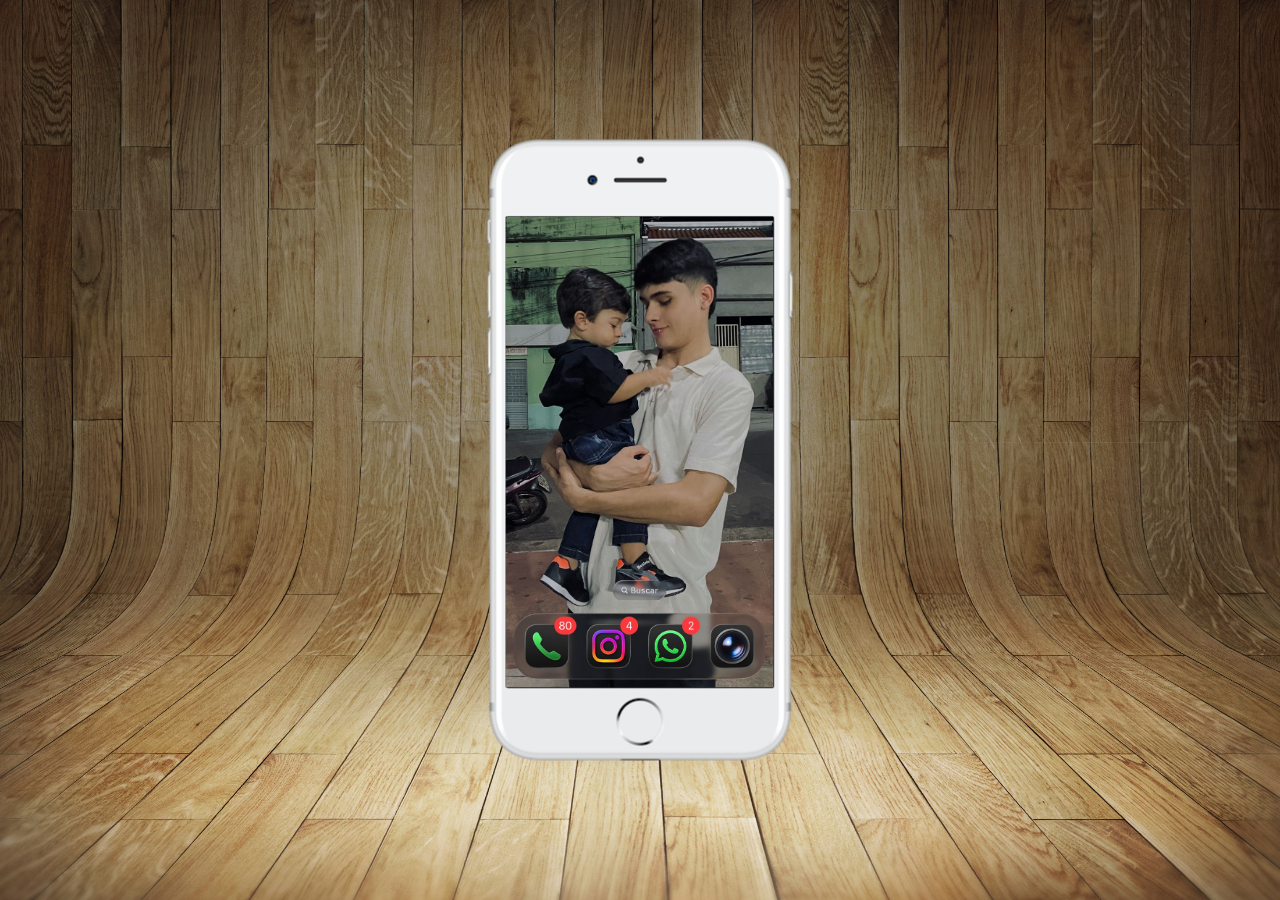
<file: index.html>
<!DOCTYPE html>
<html lang="pt-br">
<head>
    <meta charset="UTF-8">
    <meta name="viewport" content="width=device-width, initial-scale=1.0">
    <link rel="shortcut icon" href="favicon.ico" type="image/x-icon">
    <link rel="stylesheet" href="estilos/style.css">
    <title>Projeto Redes Sociais</title>
</head>
<body>
    <main>
        <section id="telefone">
            <iframe src="home.html" name="tela" id="tela" frameborder="0"></iframe>
        </section>
        <section id="redesocial">

        </section>
    </main>
</body>
</html>
</file>
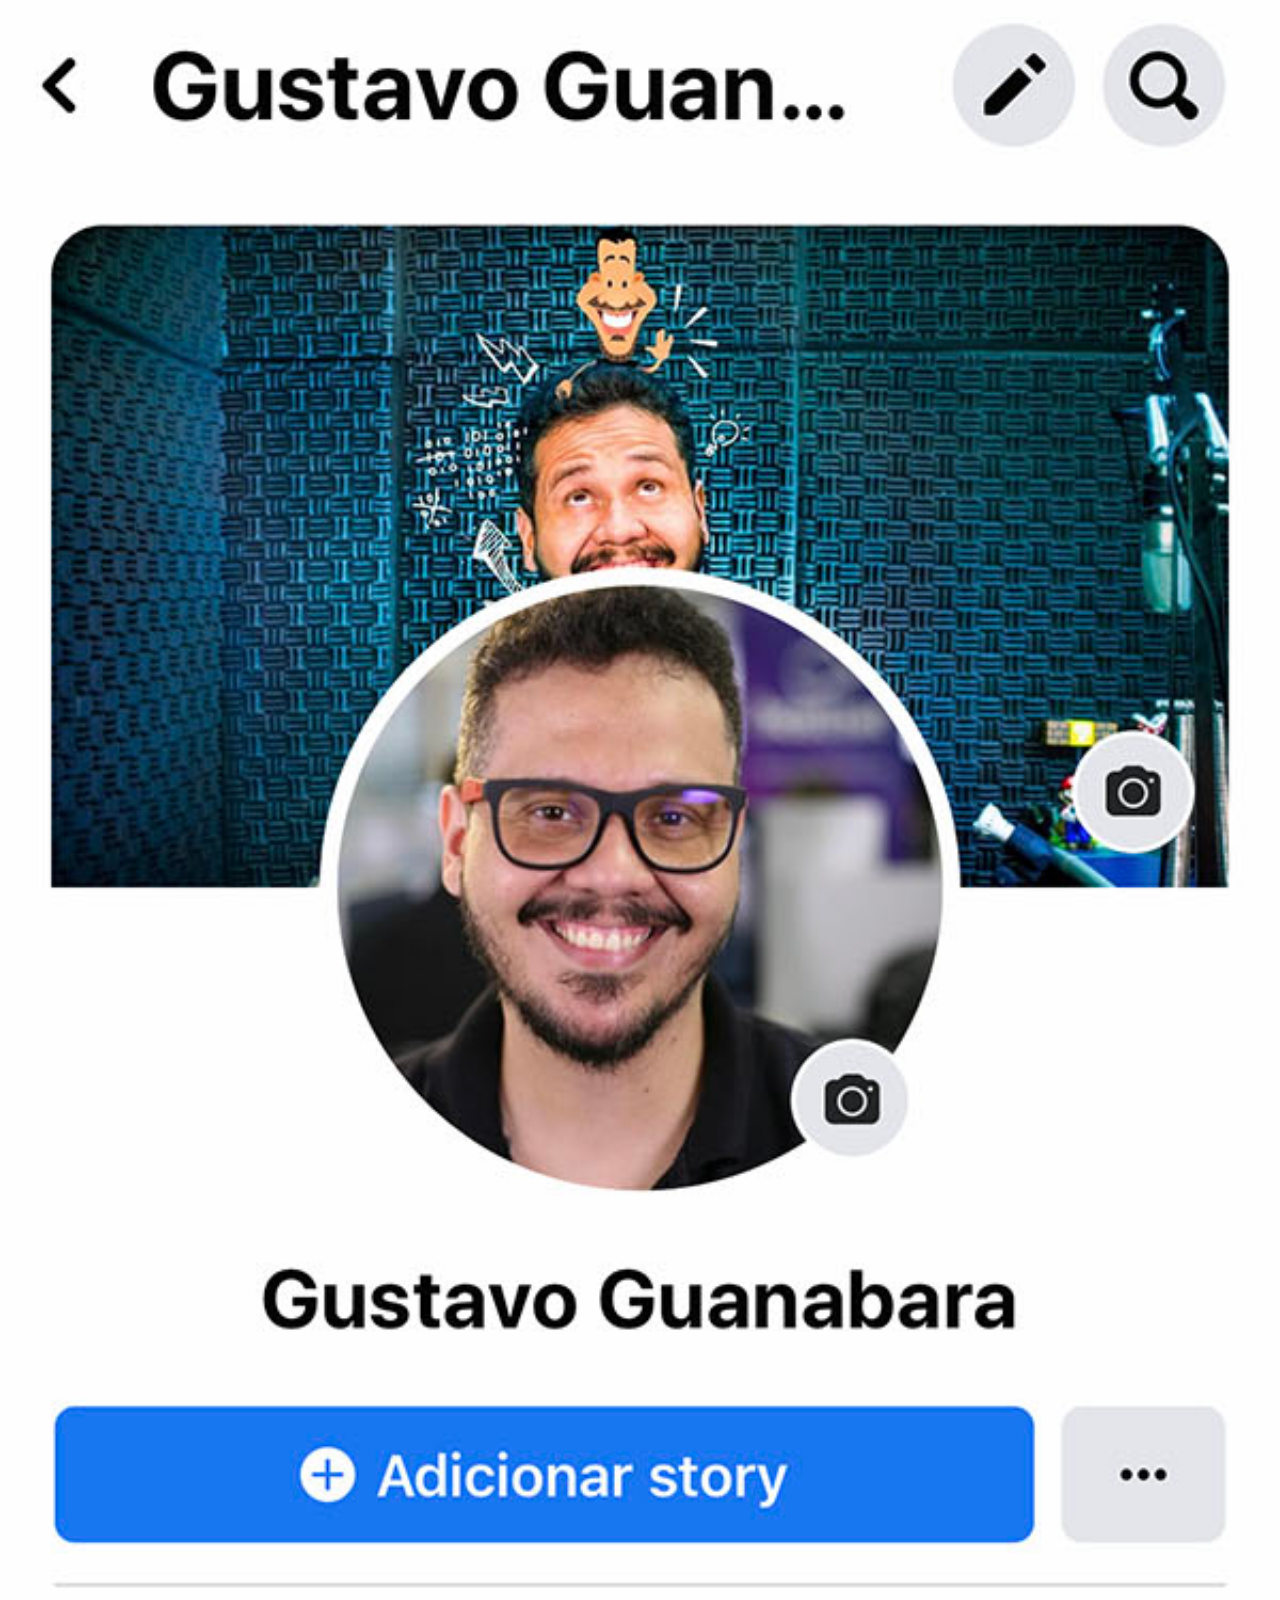
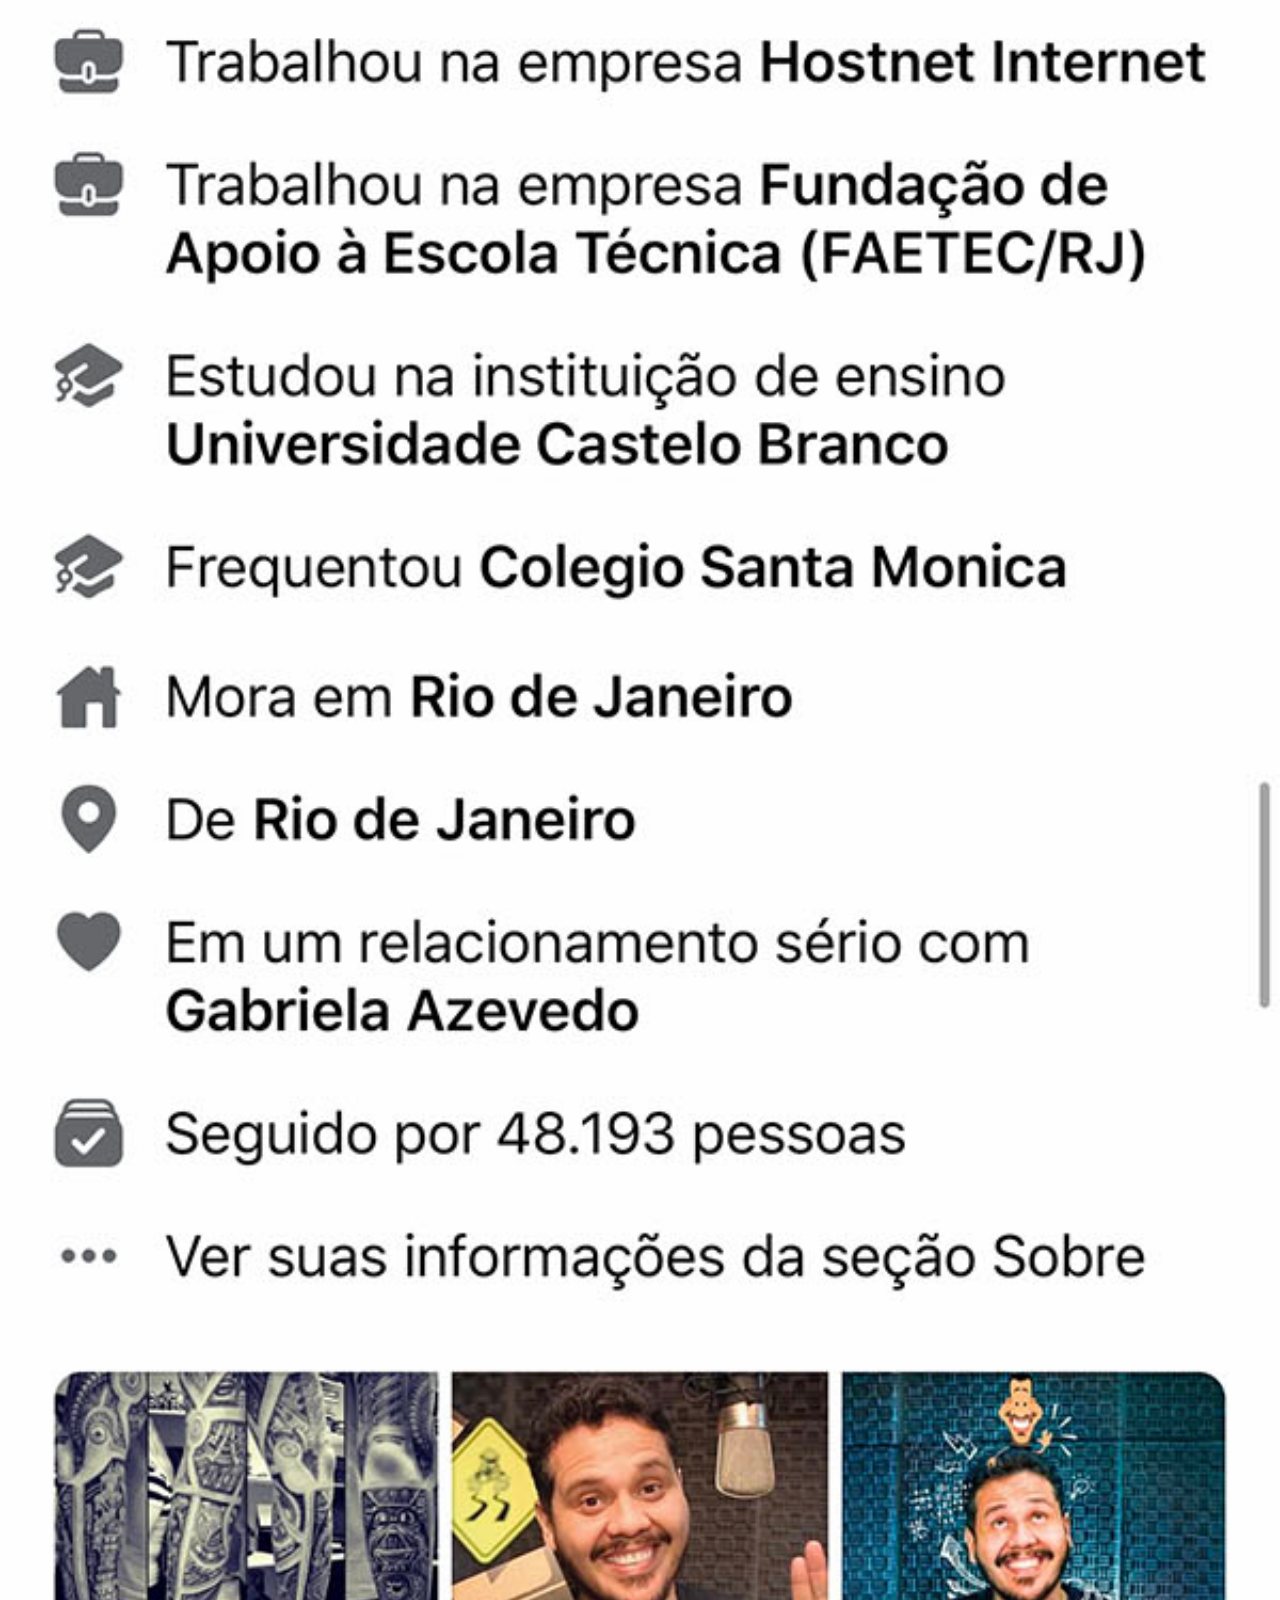
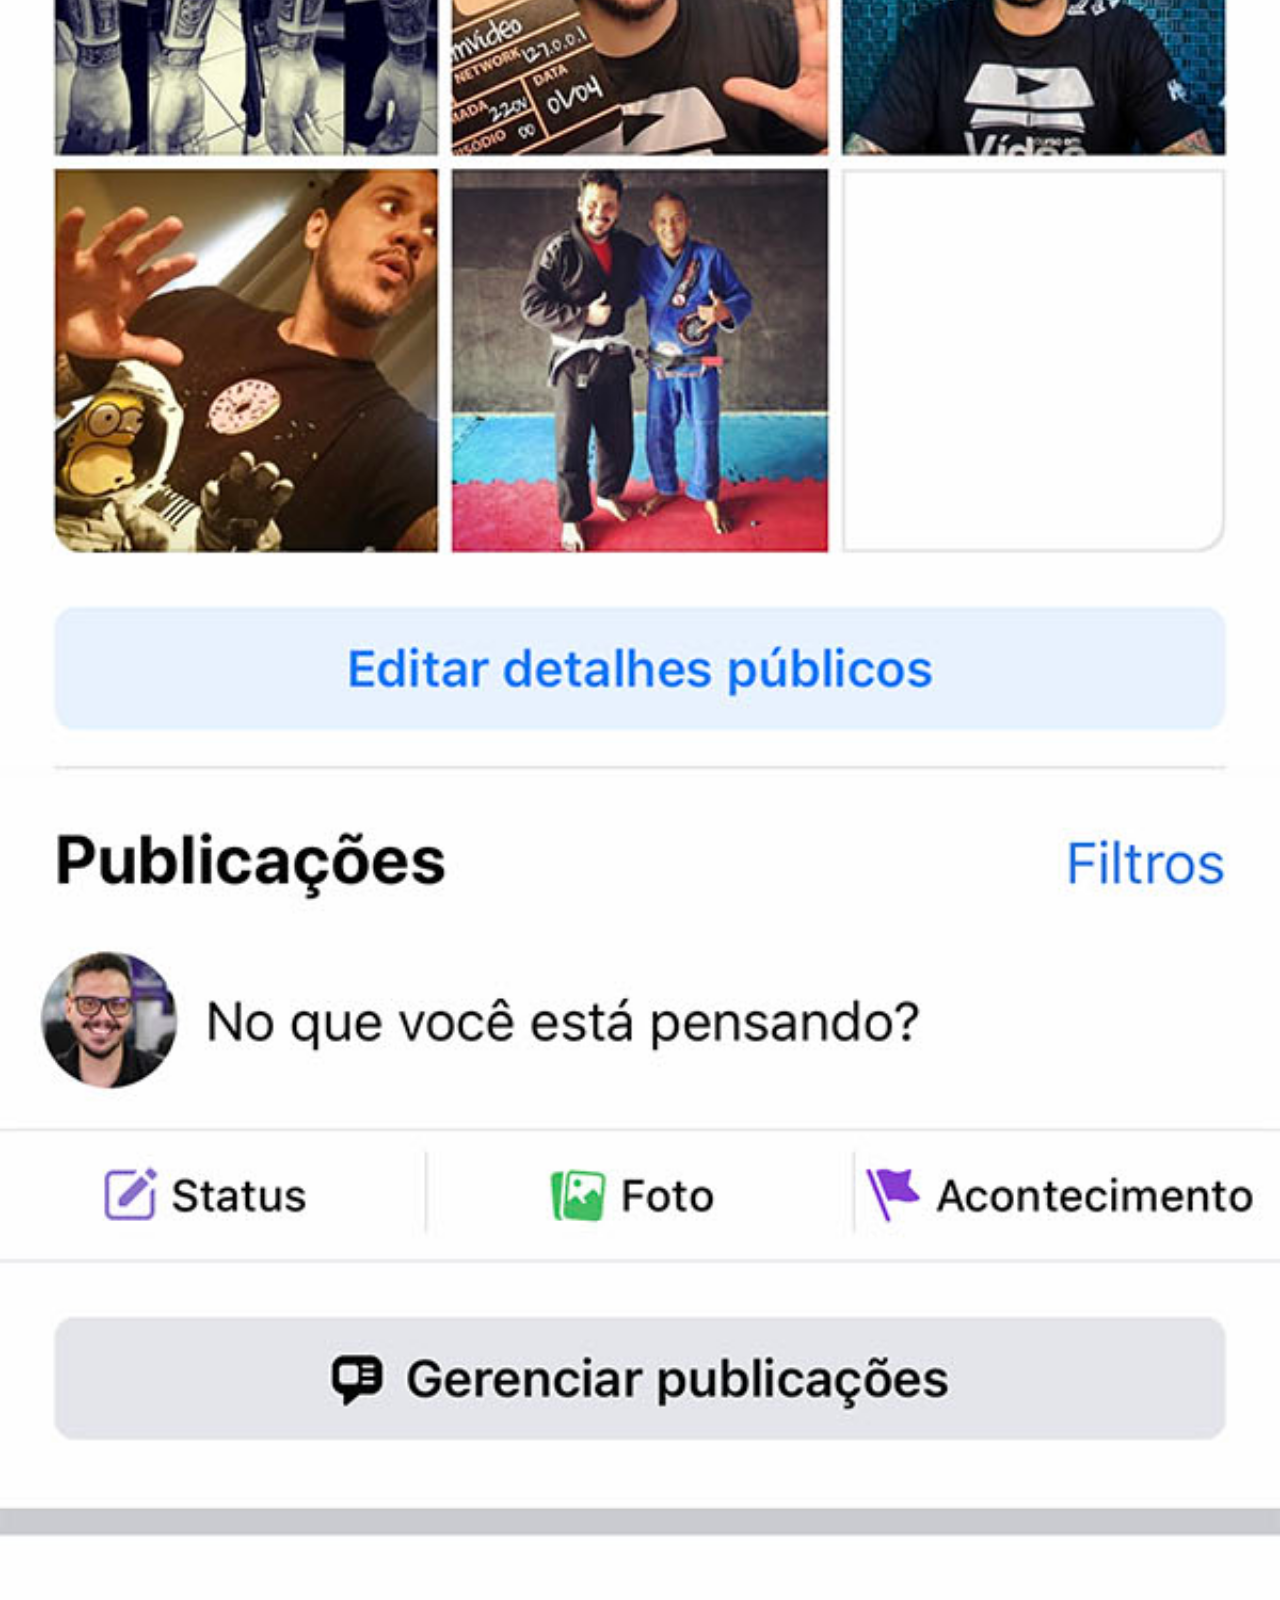
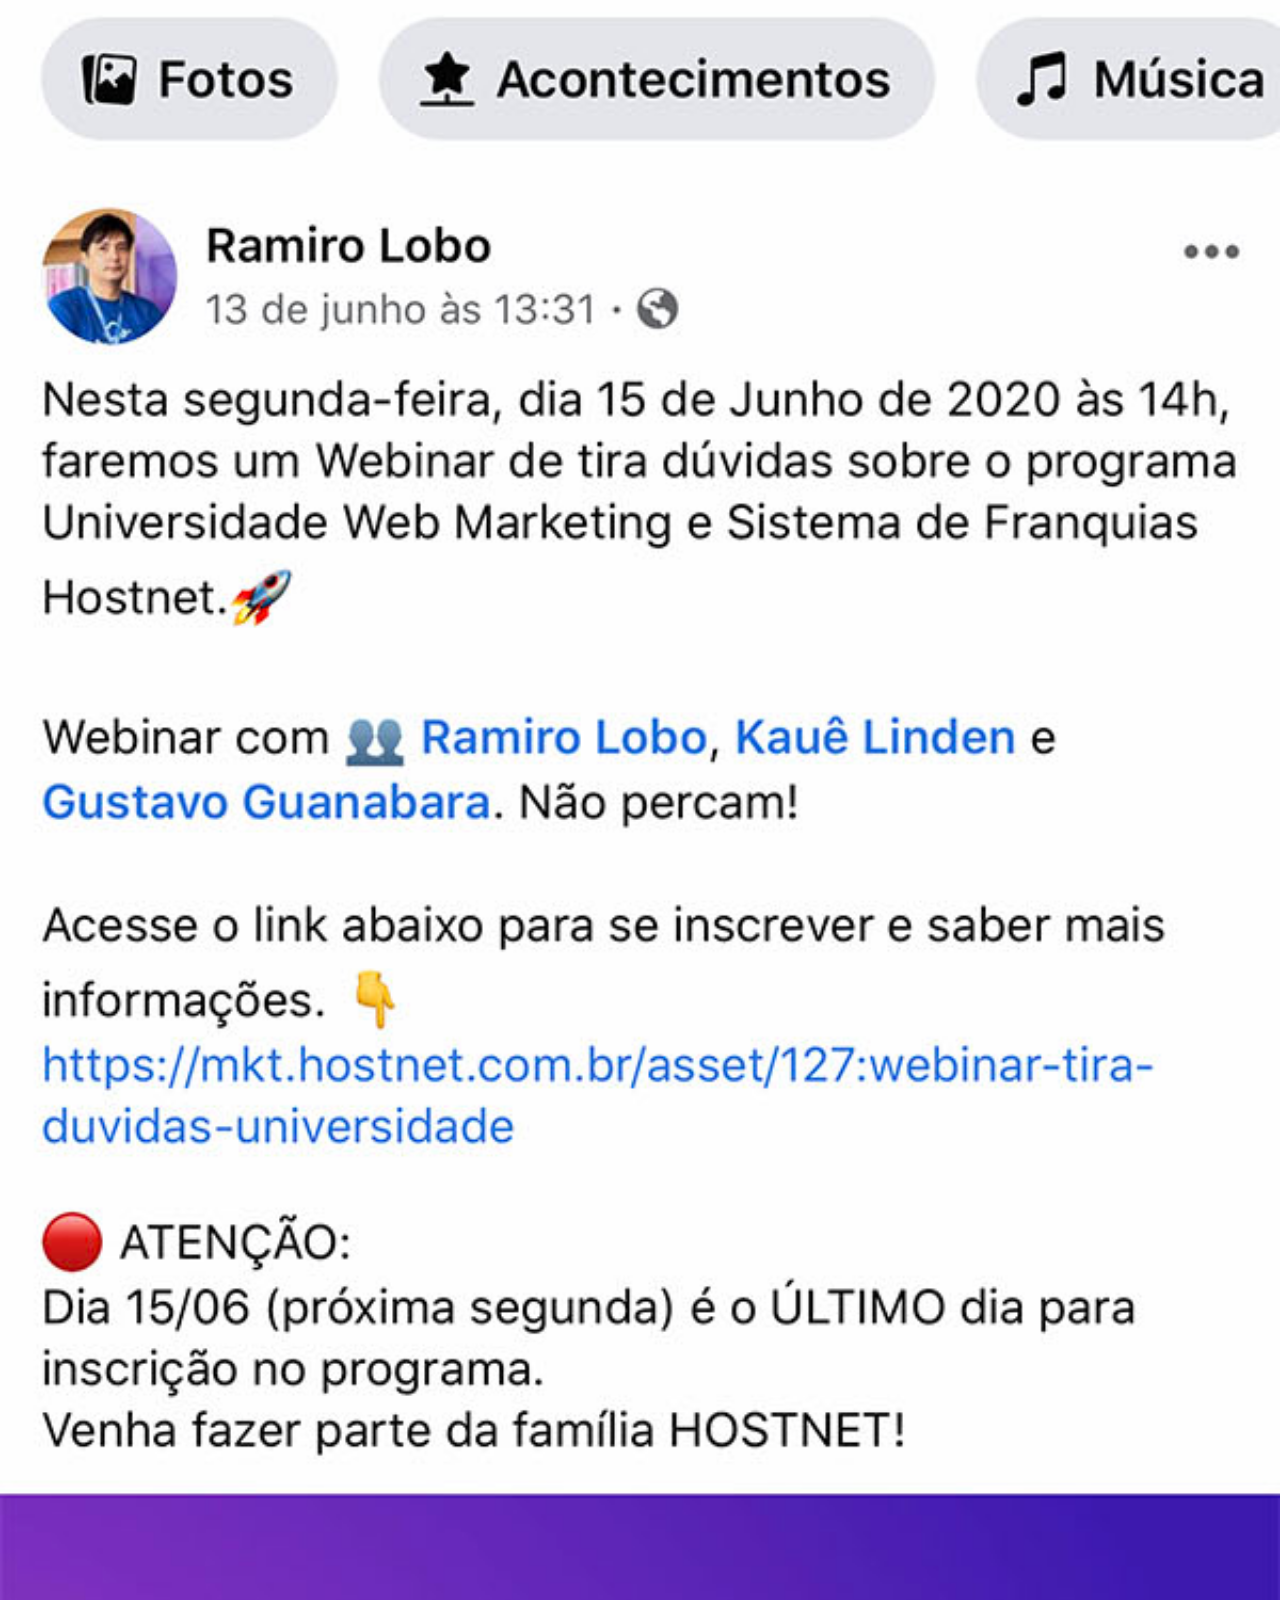
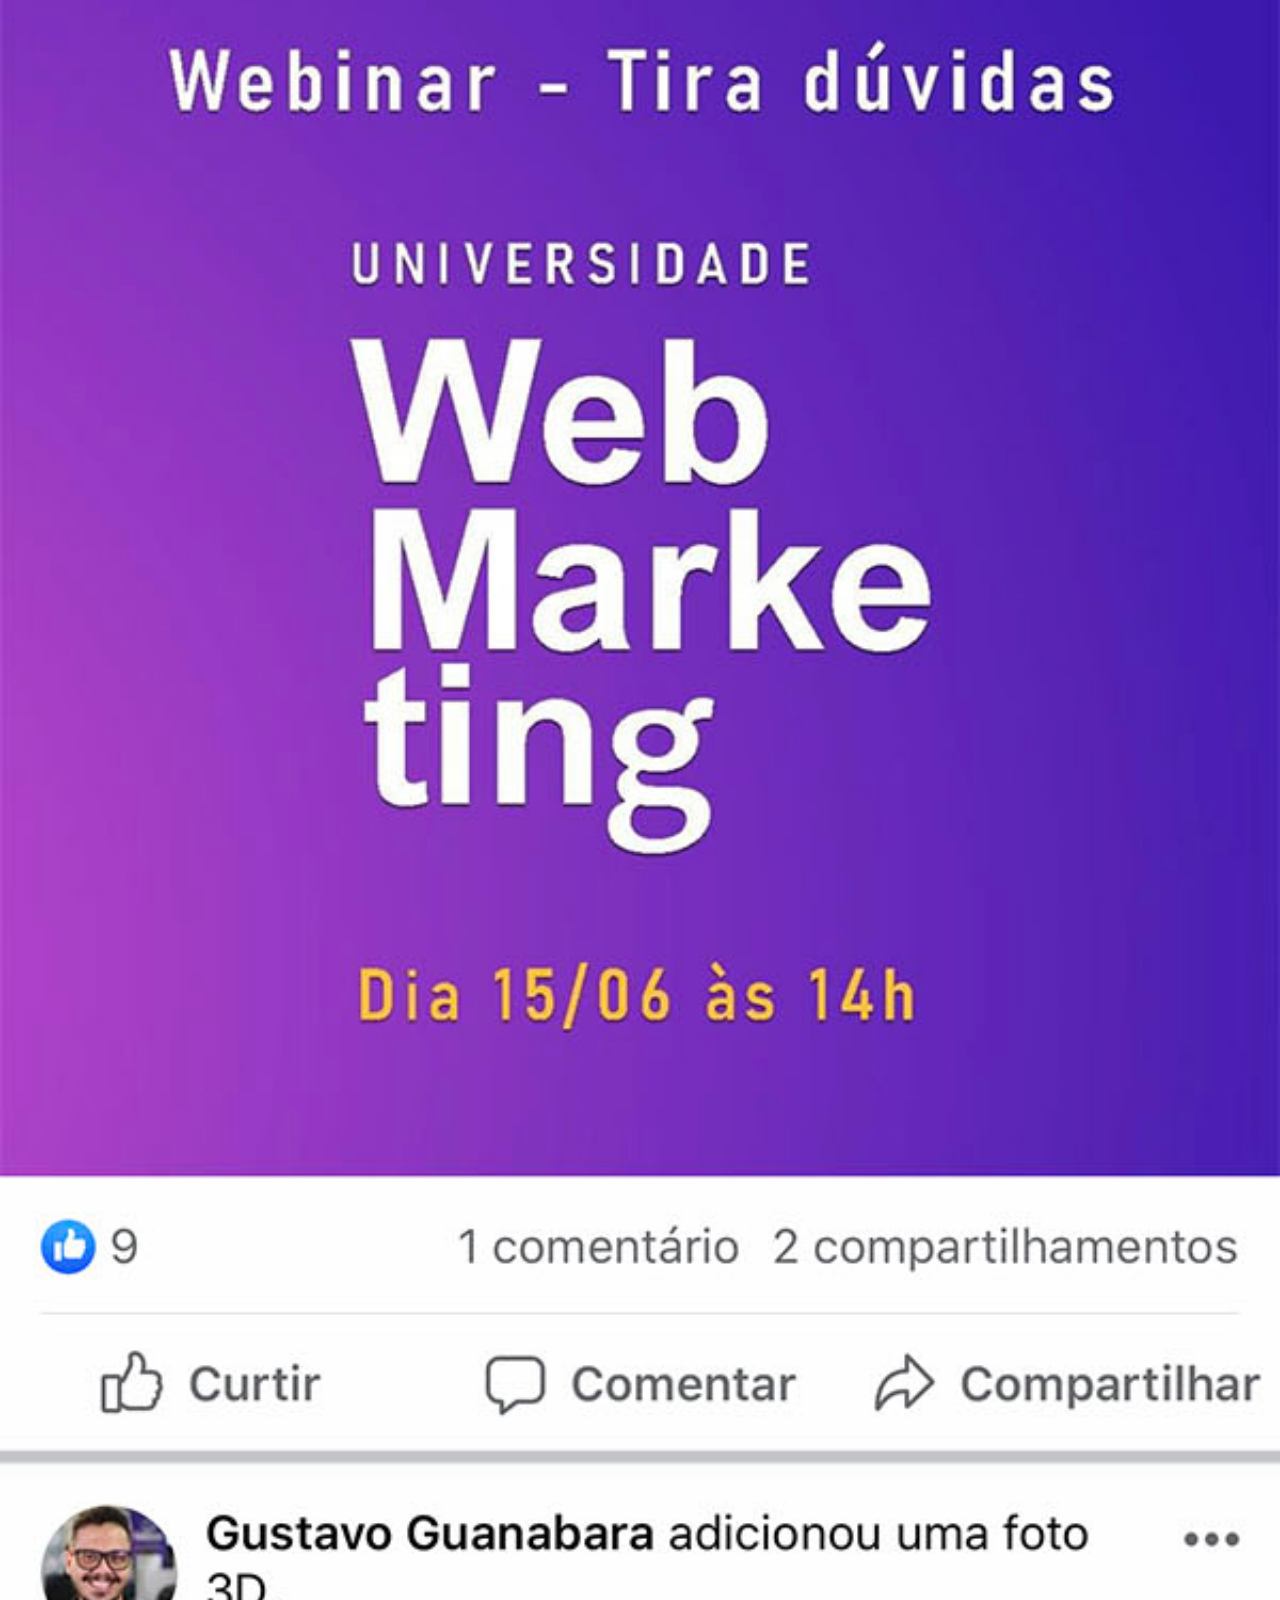
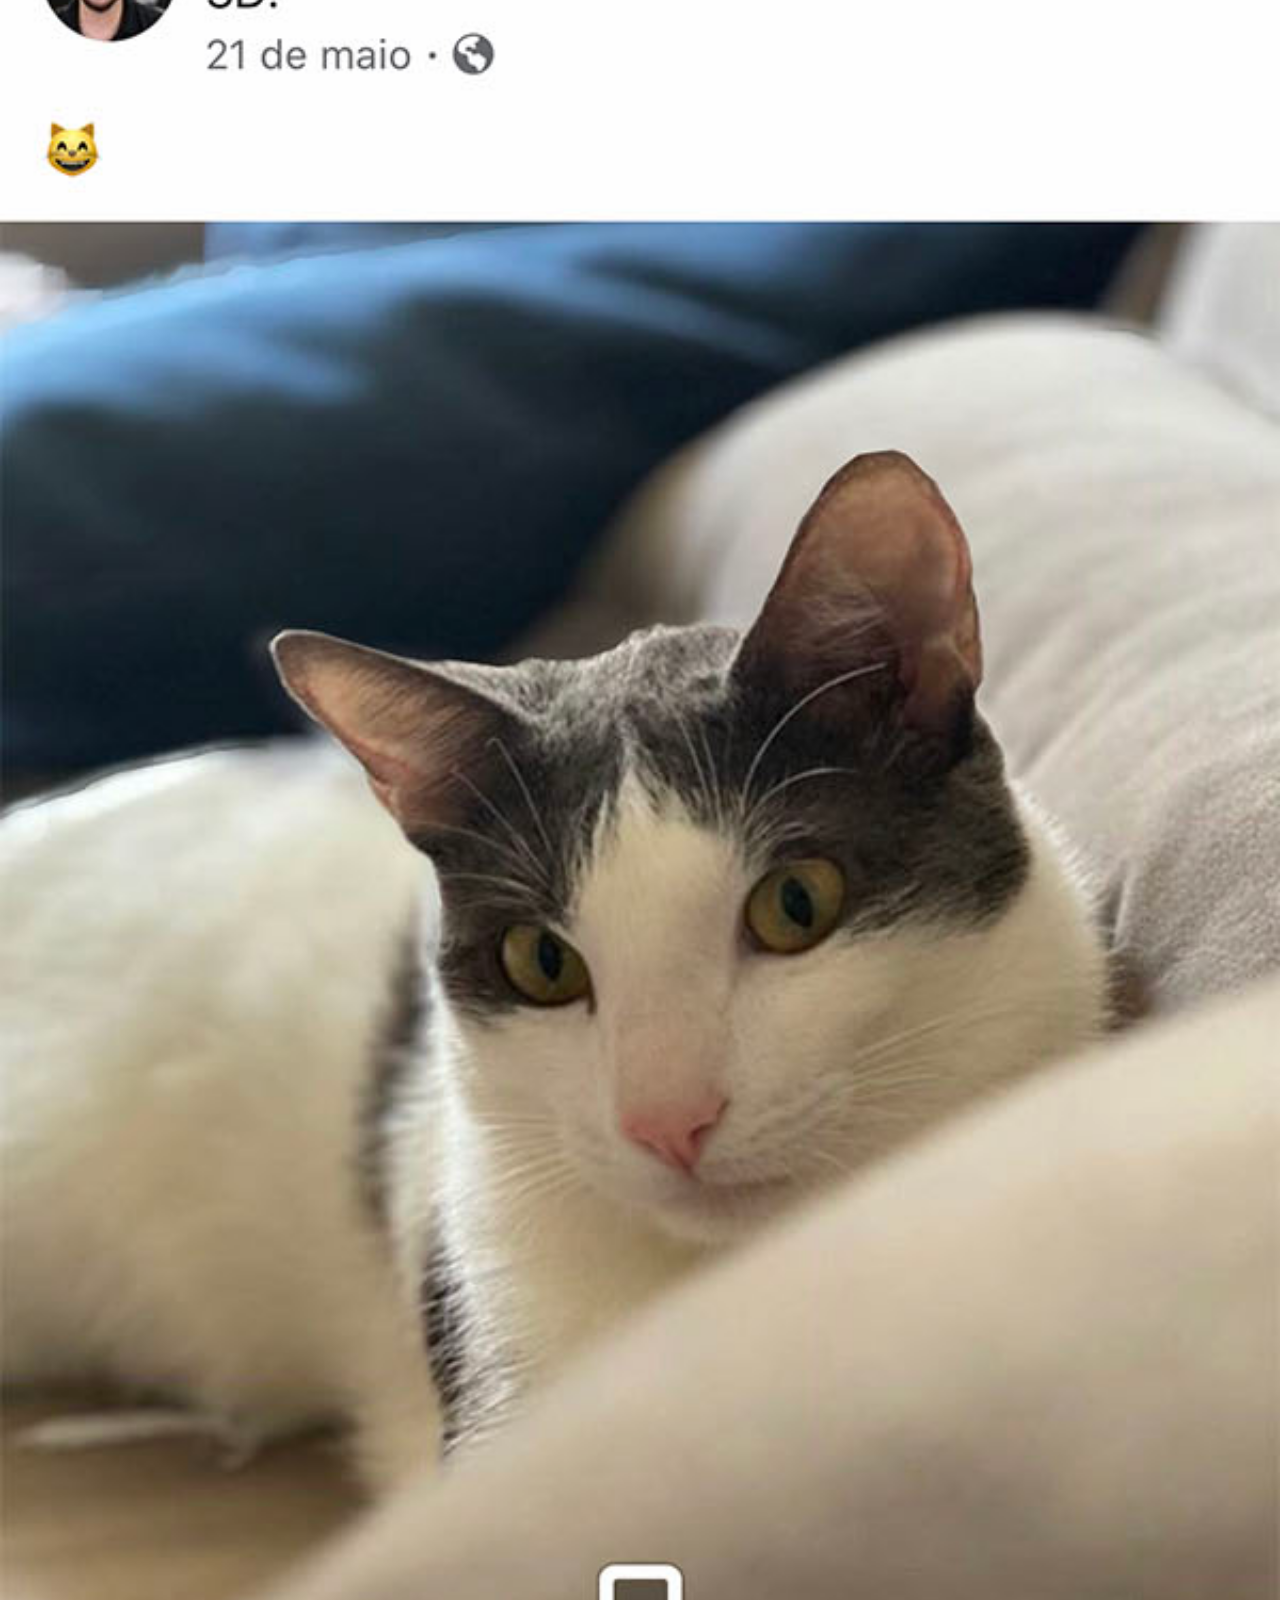
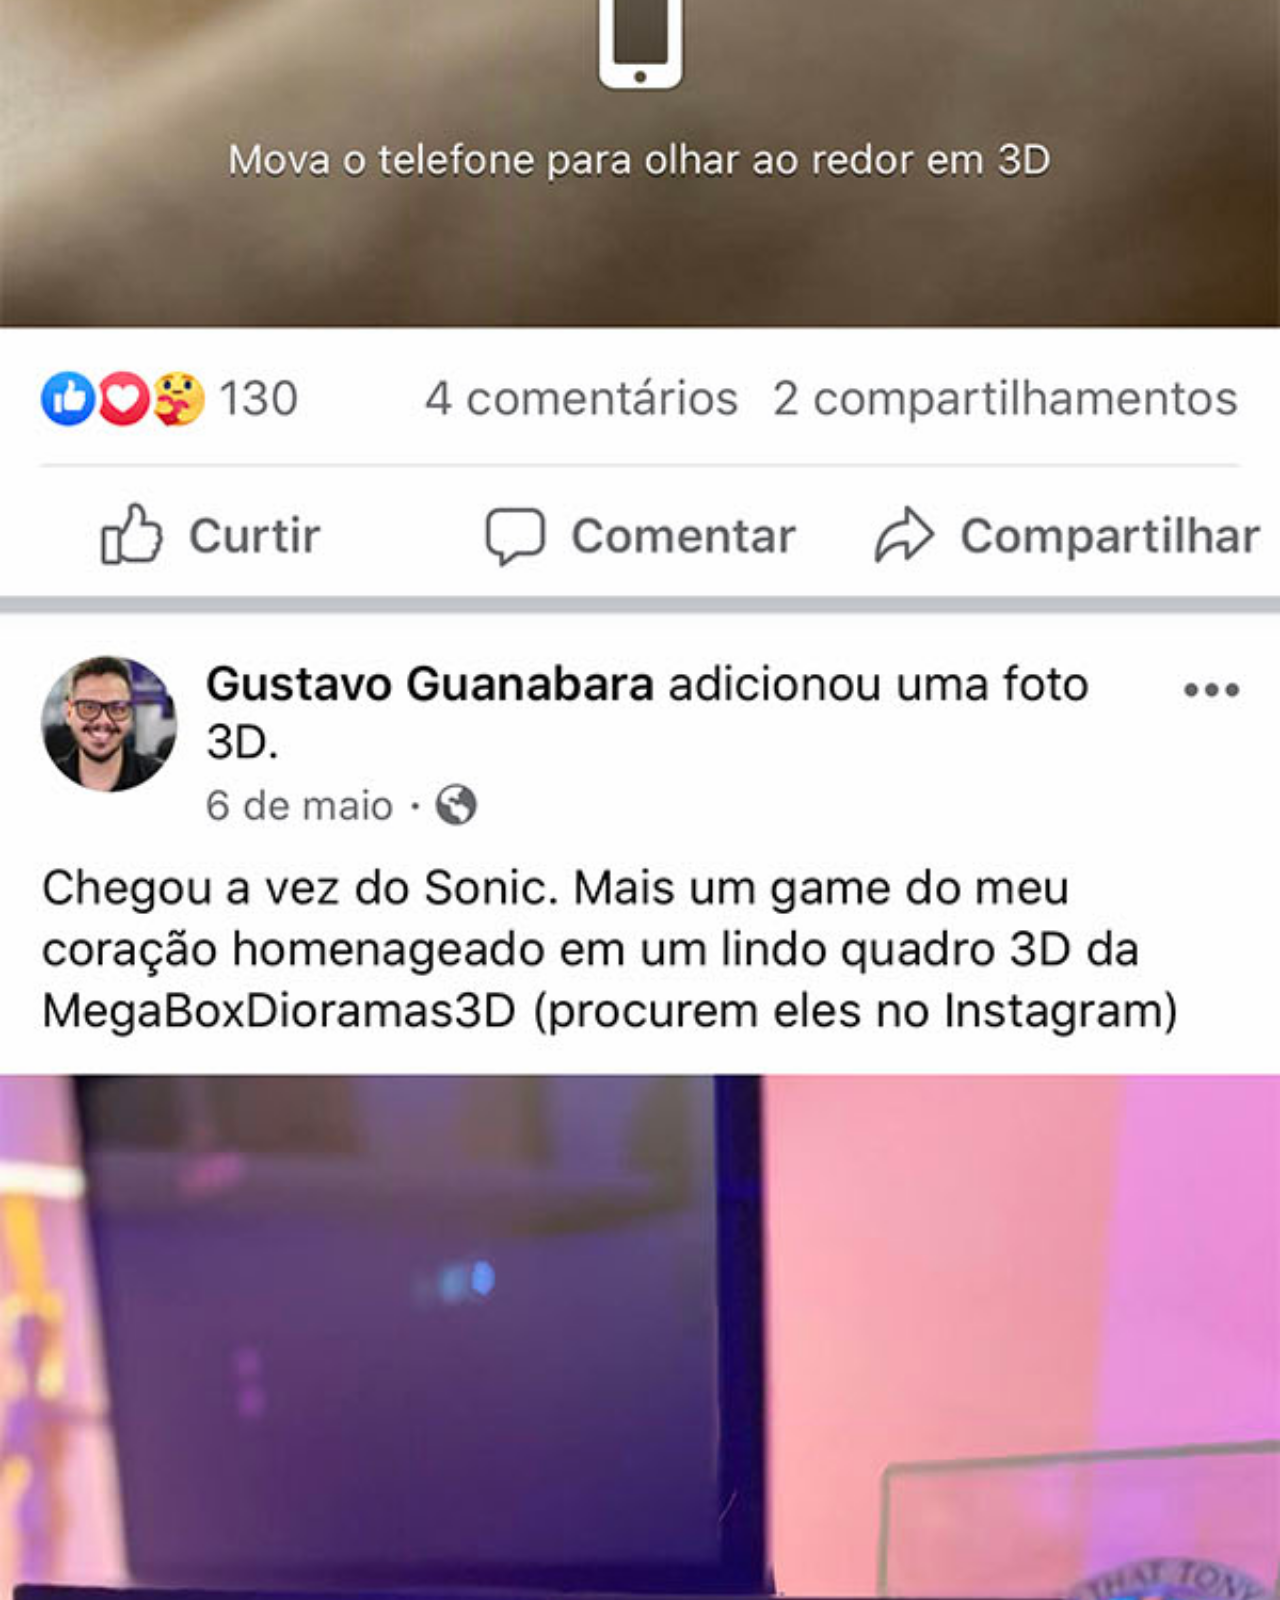
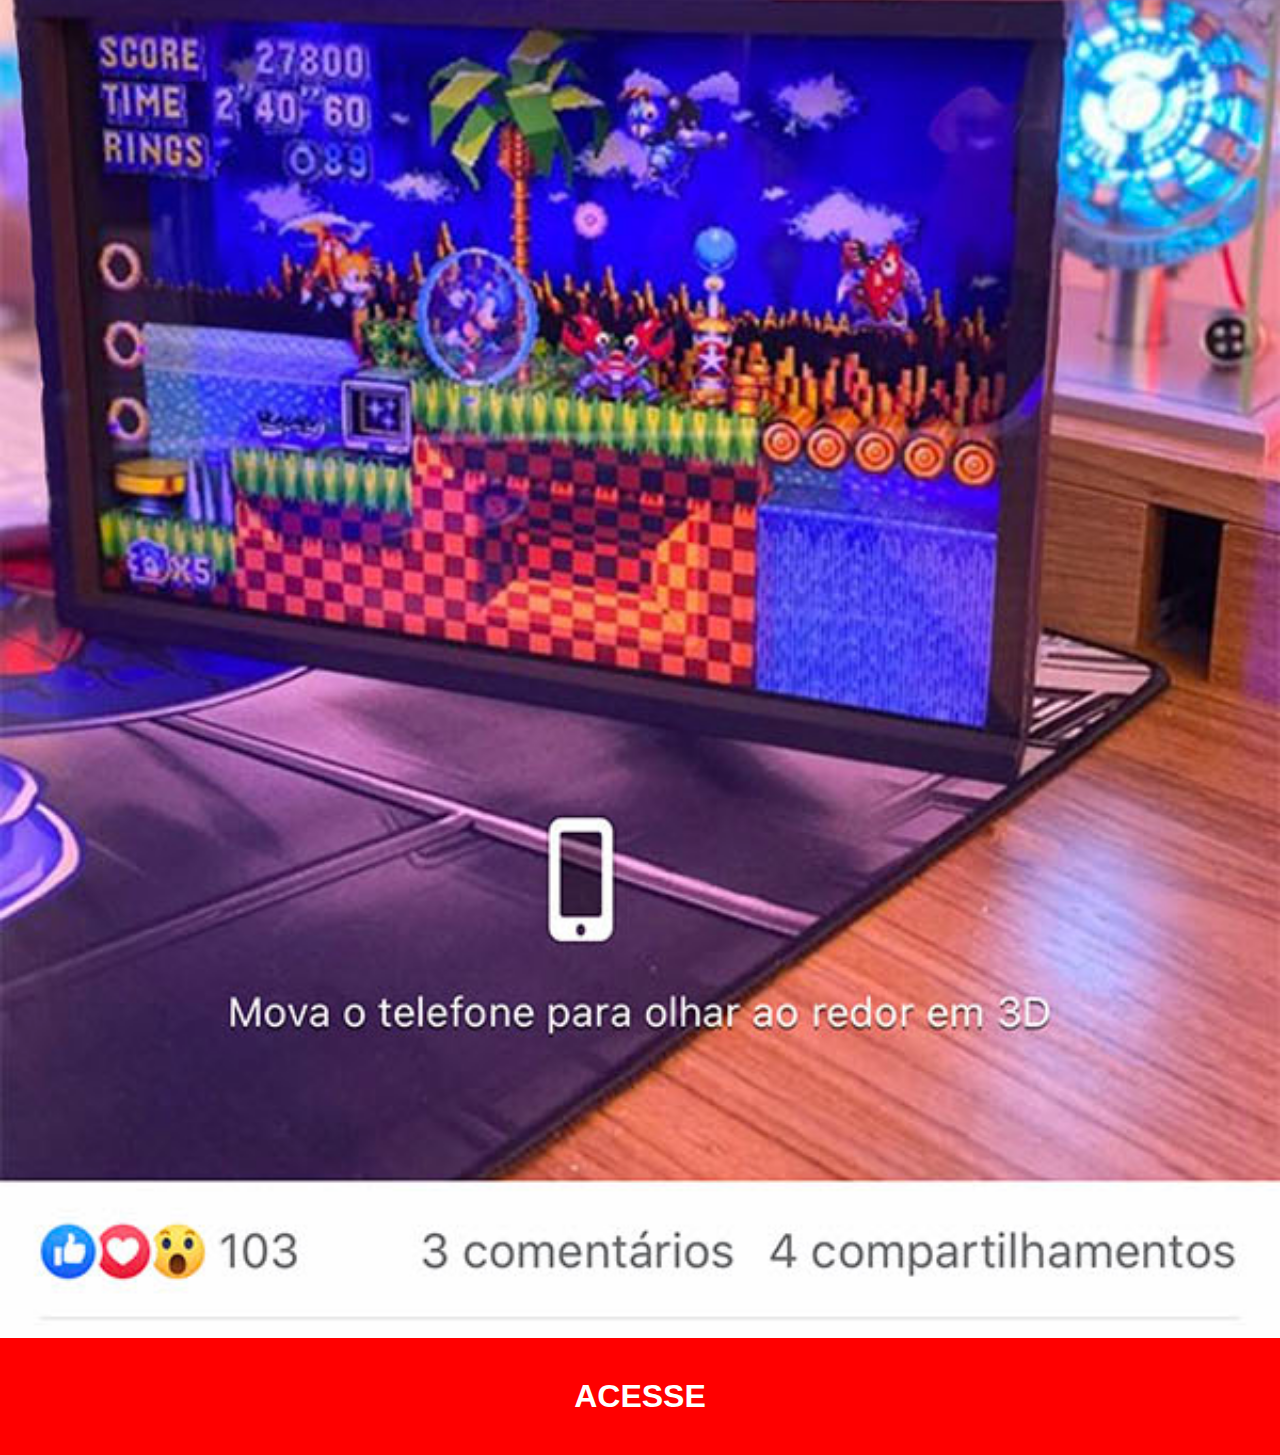
<file: face.html>
<!DOCTYPE html>
<html lang="pt-br">
<head>
    <meta charset="UTF-8">
    <meta name="viewport" content="width=device-width, initial-scale=1.0">
    <link rel="stylesheet" href="estilos/social.css">
    <title>Document</title>
</head>
<body>
    <img src="imagens/tela-facebook.jpg" alt="Facebook">
    <a href="">ACESSE</a>
</body>
</html>
</file>
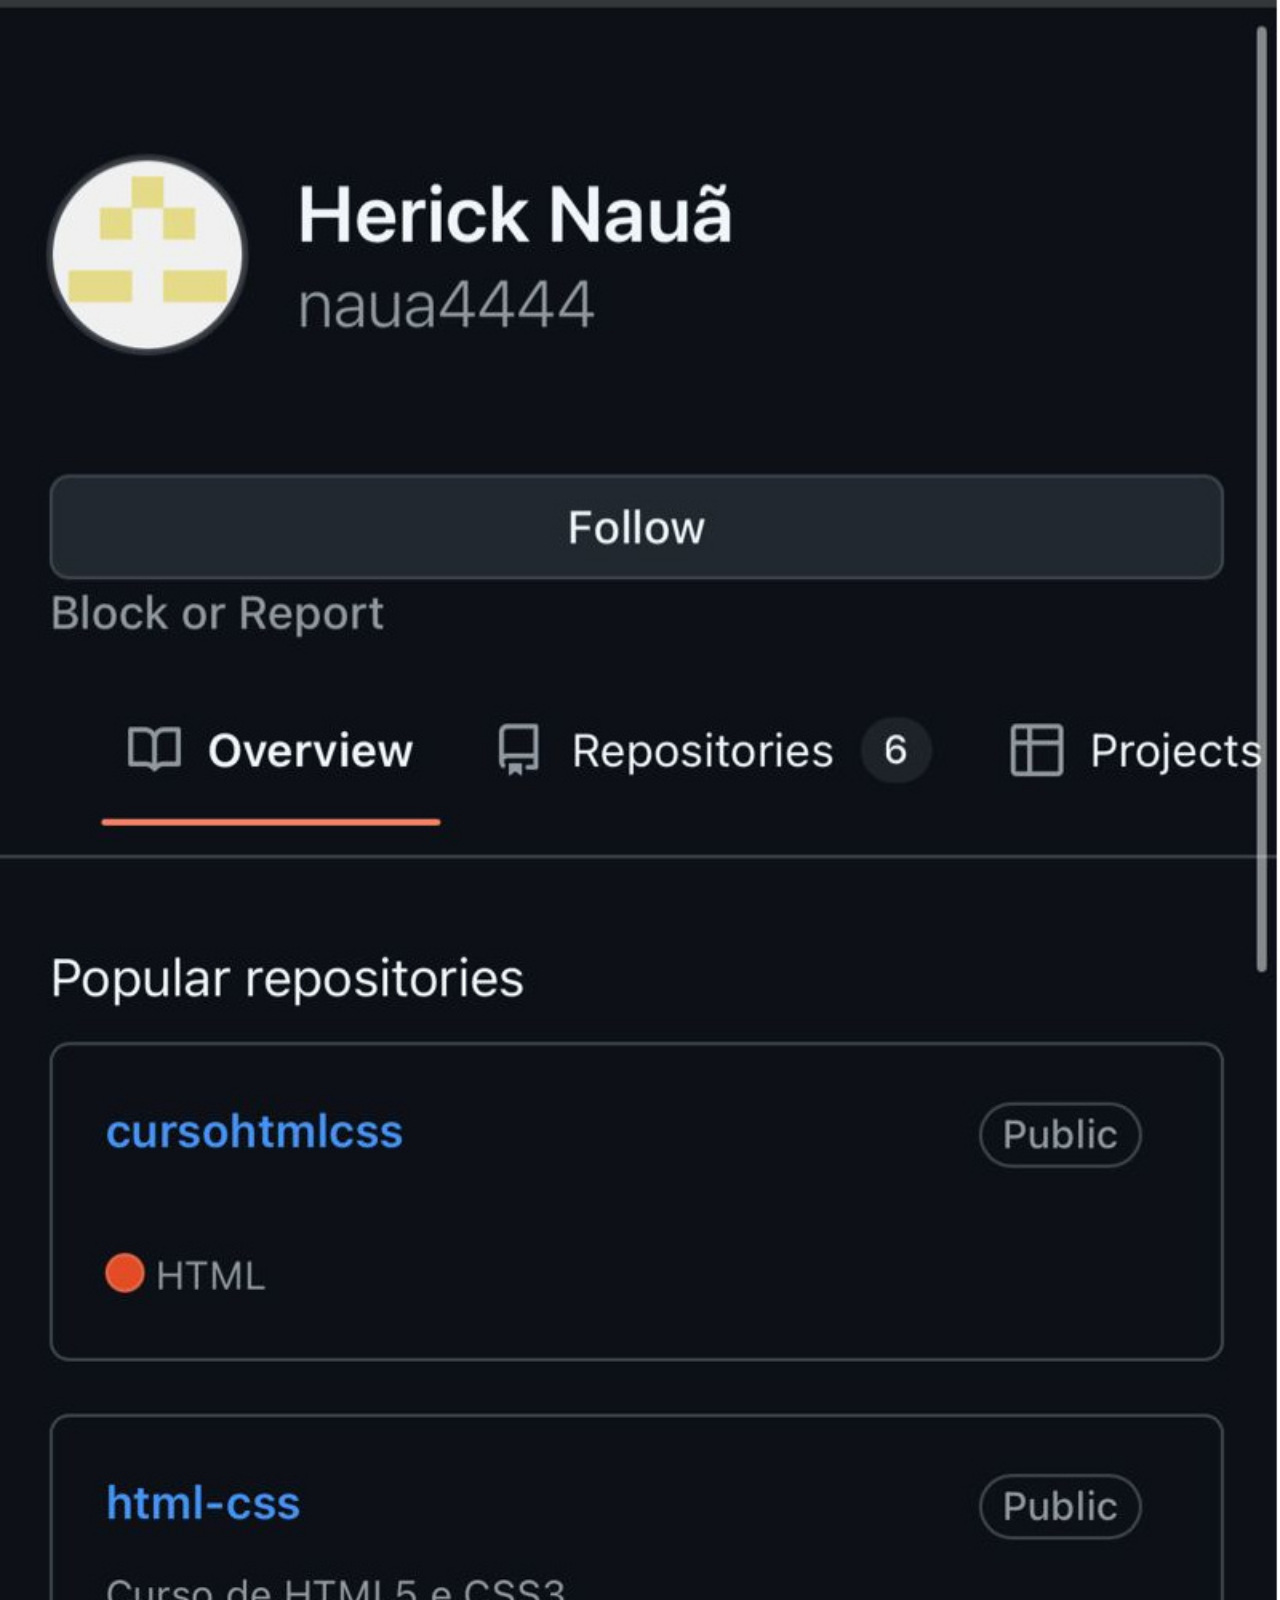
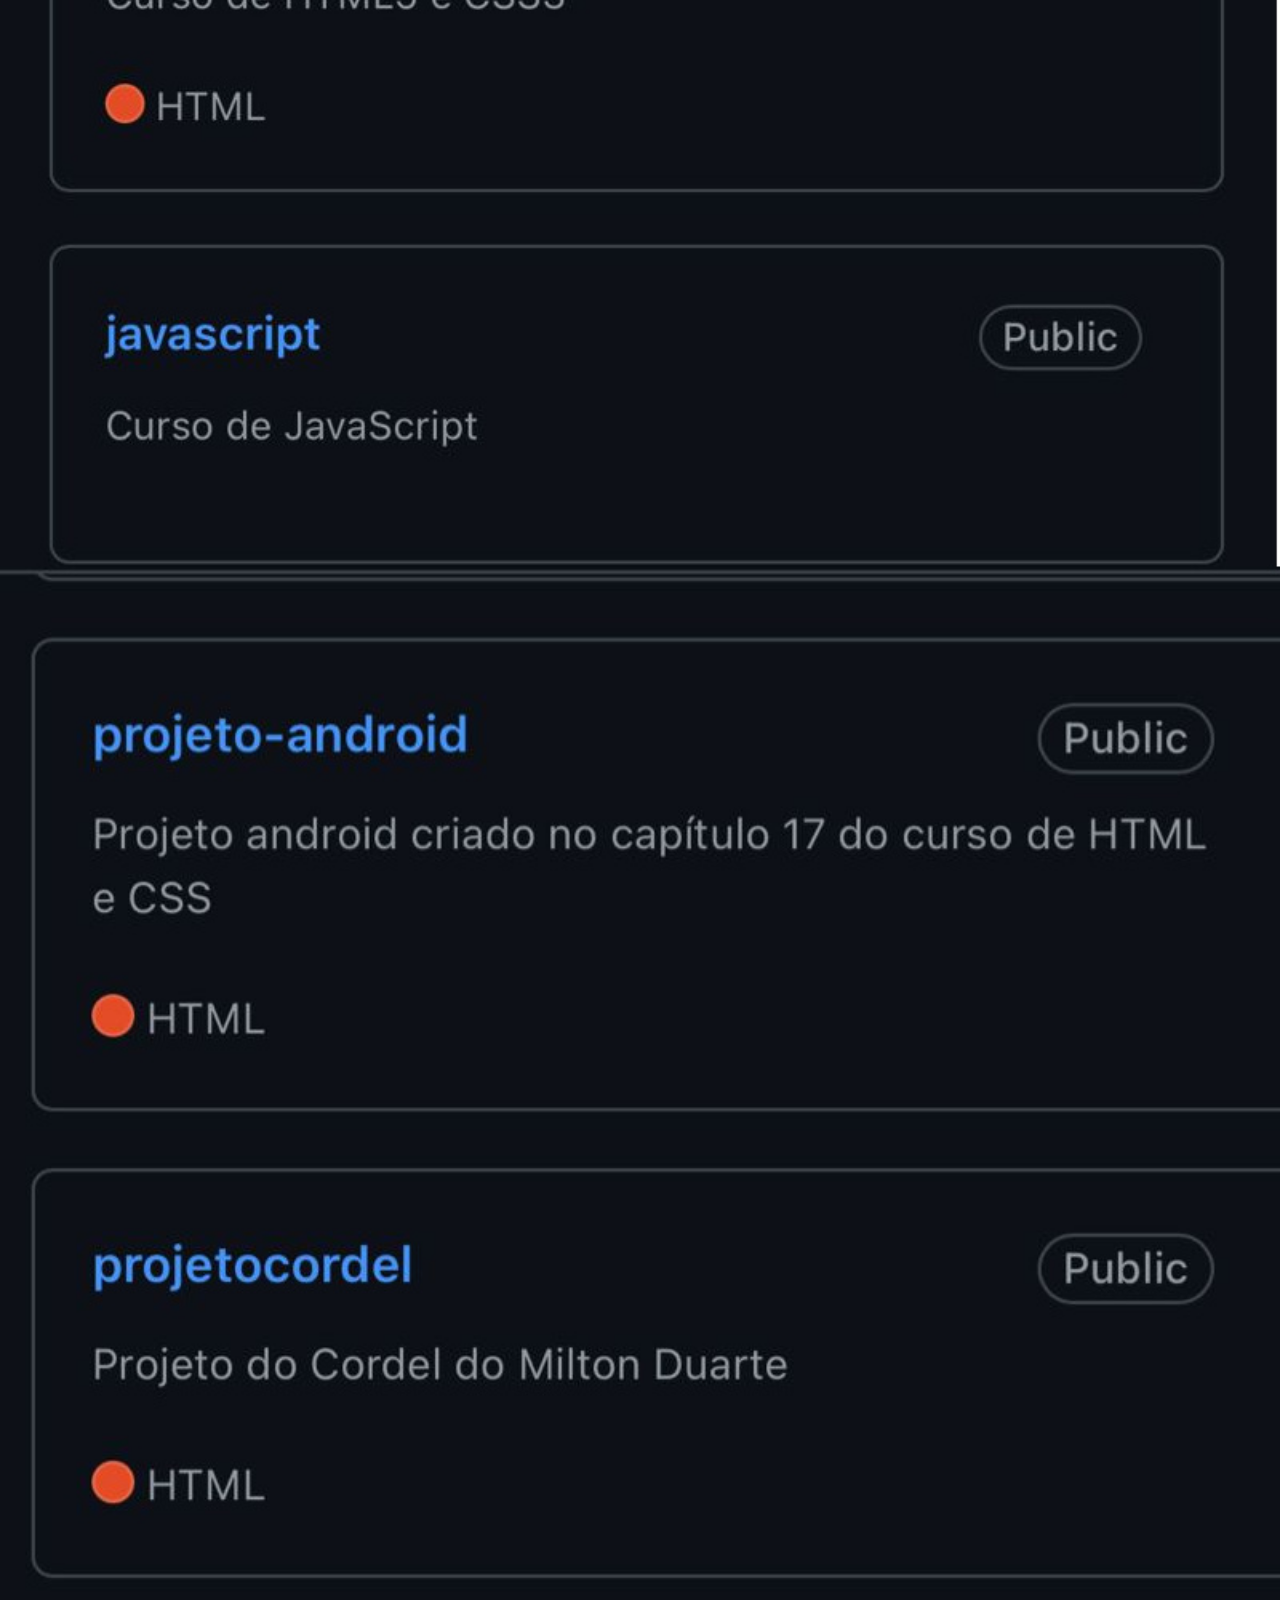
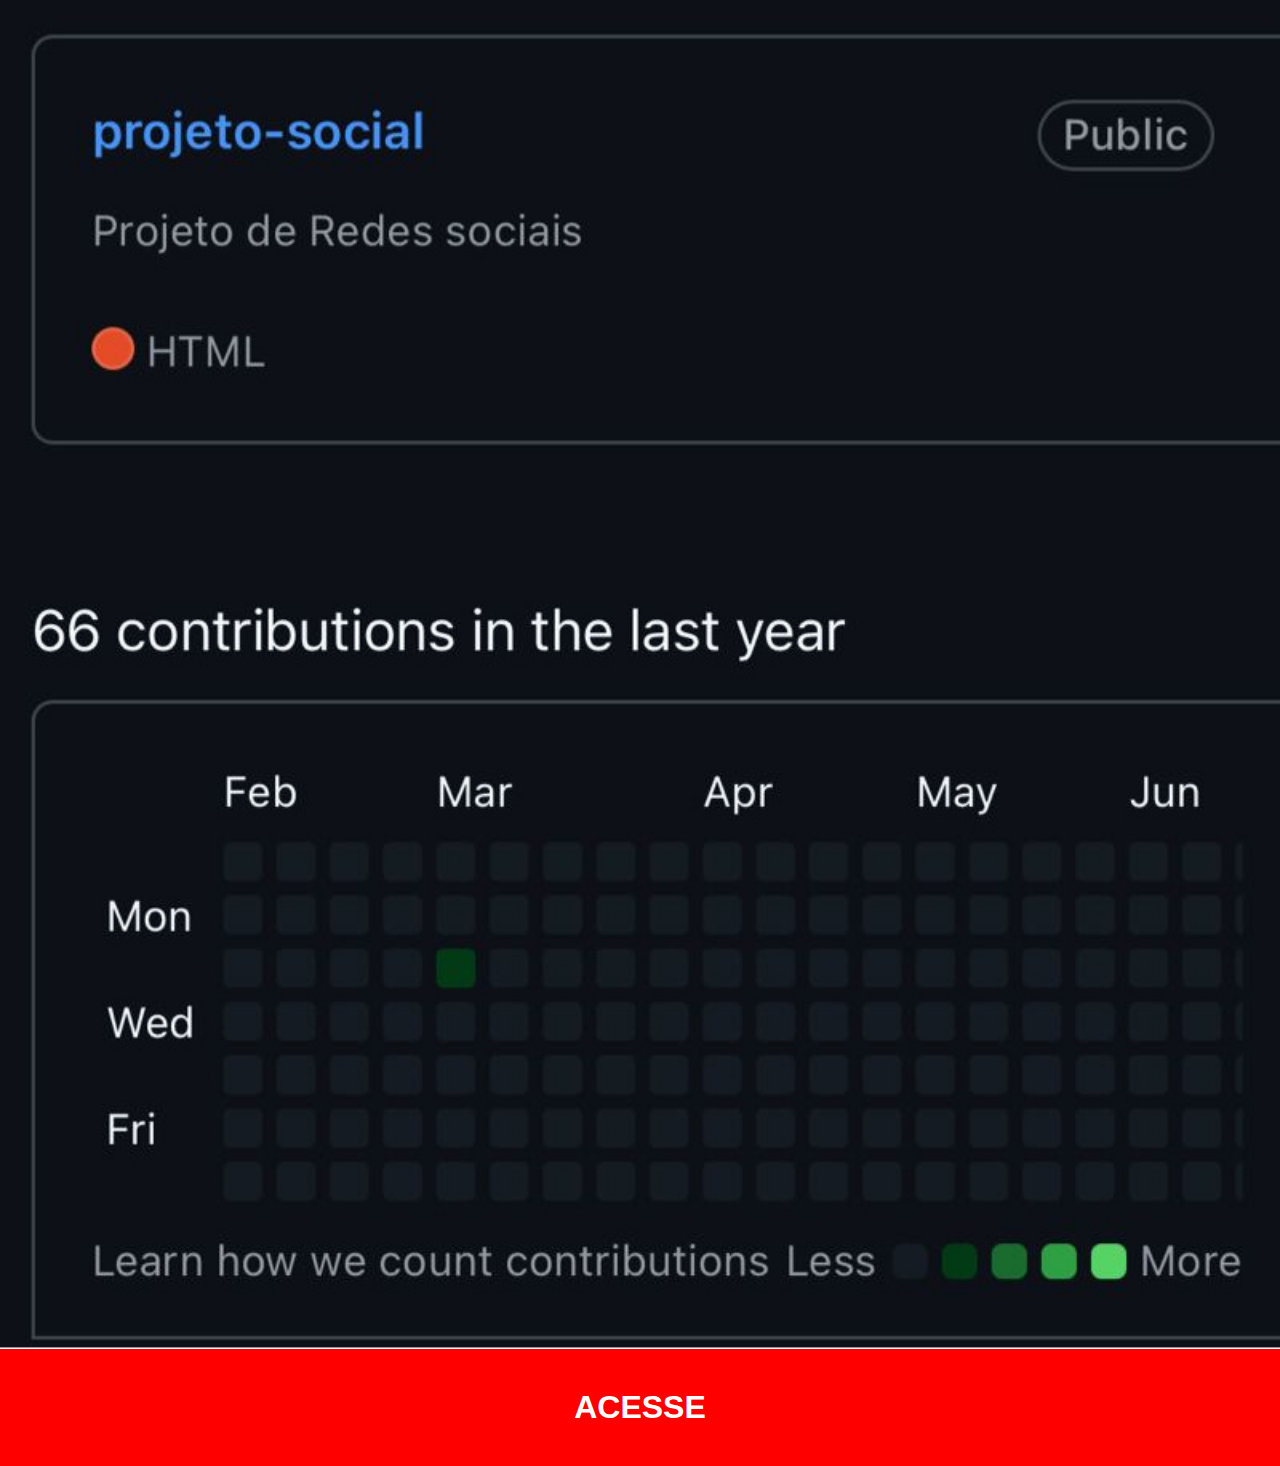
<file: github.html>
<!DOCTYPE html>
<html lang="en">
<head>
    <meta charset="UTF-8">
    <meta name="viewport" content="width=device-width, initial-scale=1.0">
    <title>Document</title>
    <link rel="stylesheet" href="estilos/social.css">
</head>
<body>
    <img src="imagens/img-1.jpeg" alt="Github">
    <a href="https://github.com/naua4444" target="_blank">ACESSE</a>
</body>
</html>
</file>
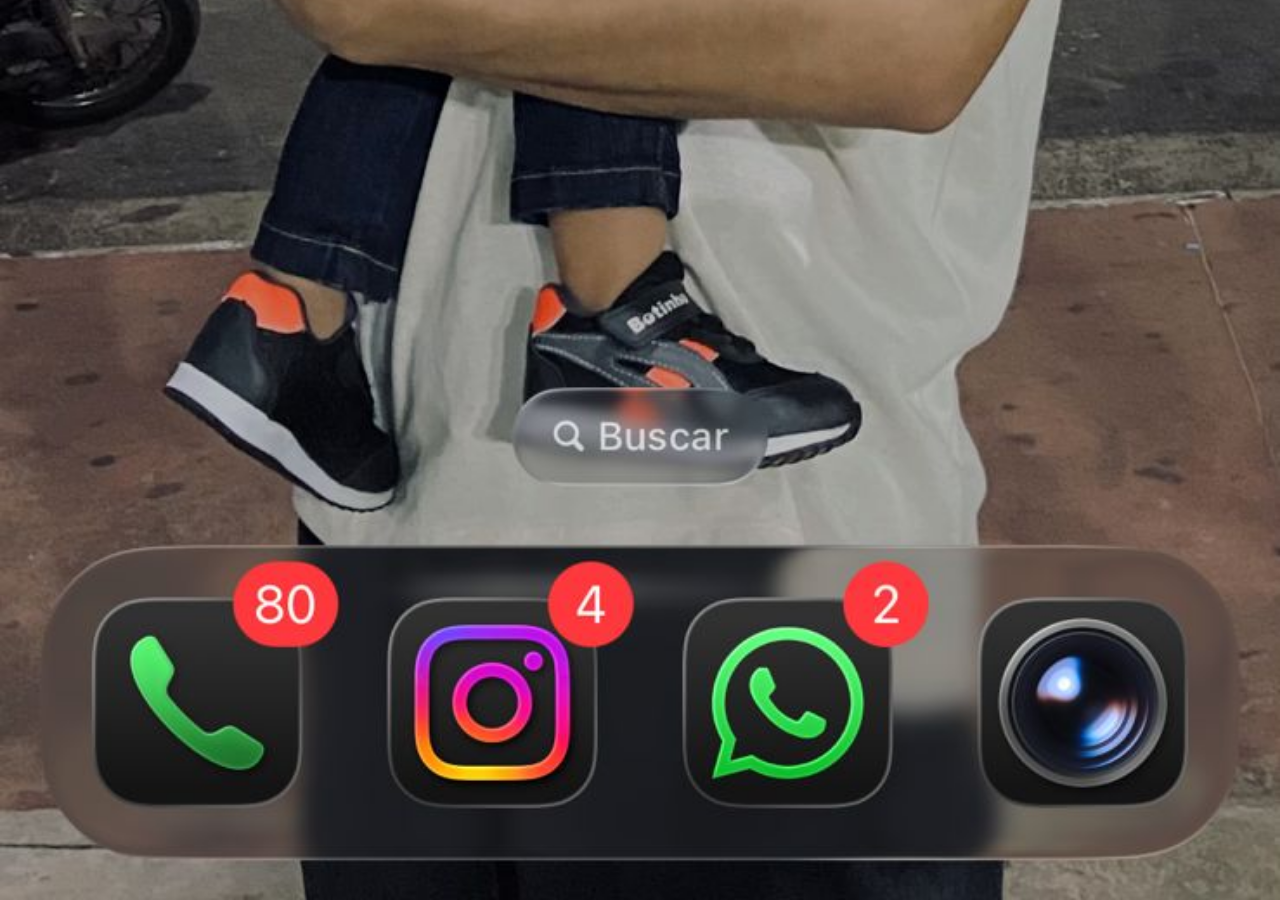
<file: home.html>
<!DOCTYPE html>
<html lang="pt-br">
<head>
    <meta charset="UTF-8">
    <meta name="viewport" content="width=device-width, initial-scale=1.0">
    <title>Document</title>
    <style>
        * {
            margin: 0px;
            padding: 0px;
        }

        body {
            width: 100vw;
            height: 100vh;
            background: black url(imagens/tttt\ 2026-01-31\ at\ 19.00.53.jpeg) no-repeat
            bottom center;
            background-size: cover;
            
        }
    </style>
</head>
<body>
    
</body>
</html>
</file>
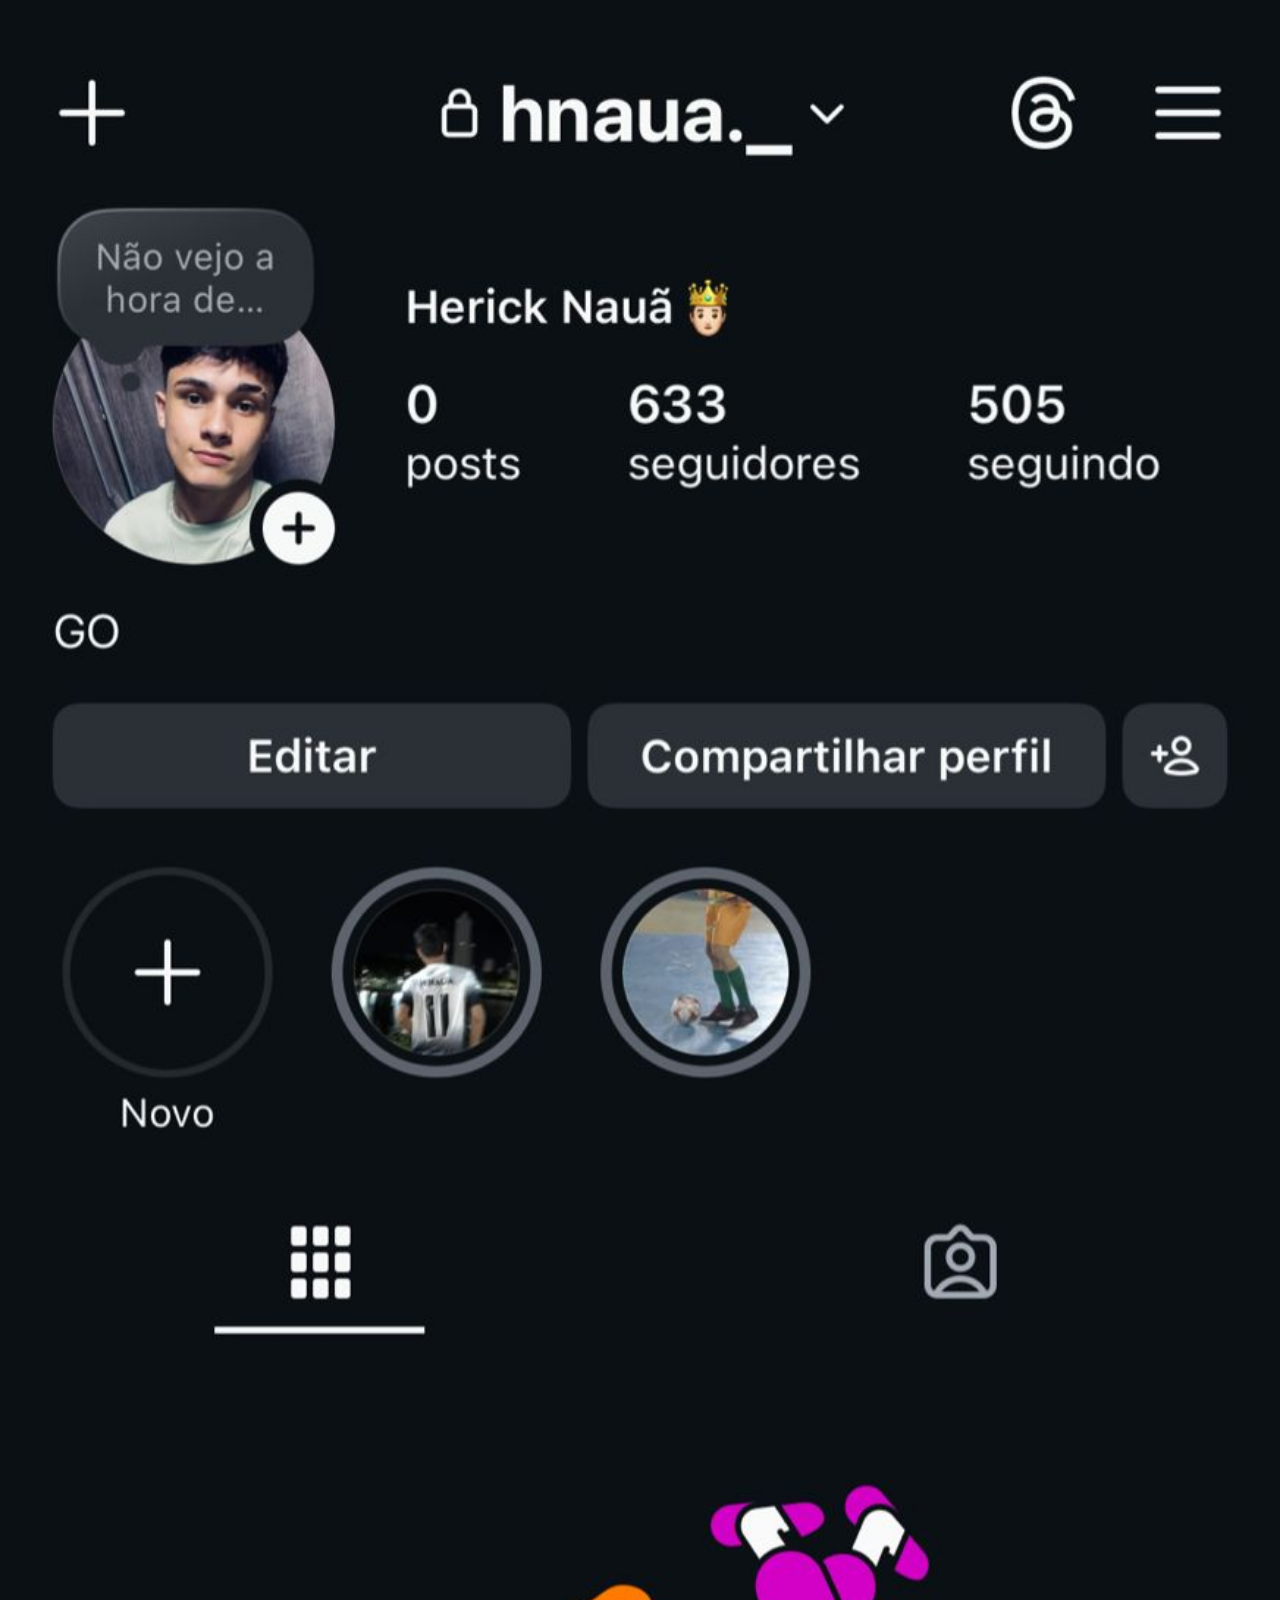
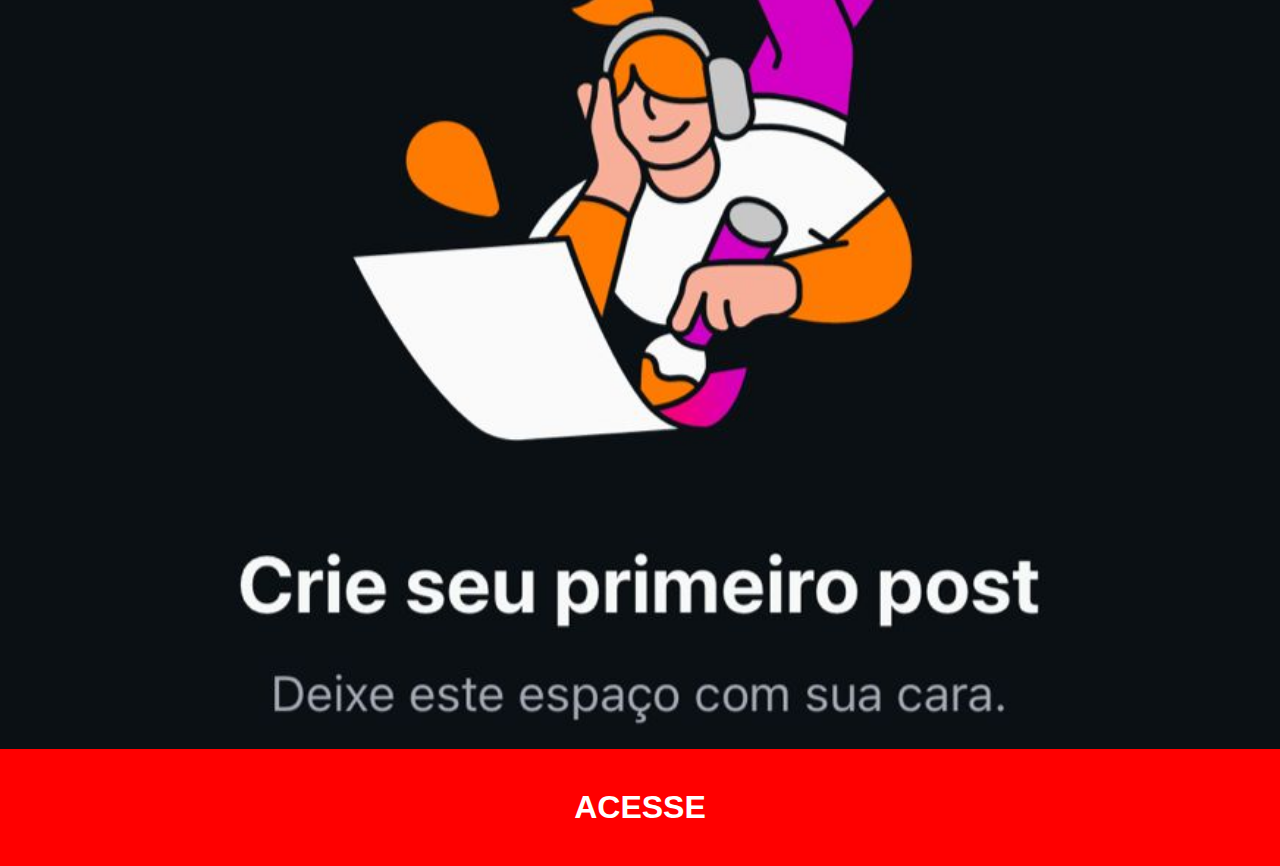
<file: instagram.html>
<!DOCTYPE html>
<html lang="pt-br">
<head>
    <meta charset="UTF-8">
    <meta name="viewport" content="width=device-width, initial-scale=1.0">
    <link rel="stylesheet" href="estilos/social.css">
    <title>Document</title>
</head>
<body>
    <img src="imagens/www].jpeg" alt="Instagram">
    <a href="https://www.instagram.com/hnaua._/" target="_blank">ACESSE</a>
</body>
</html>
</file>
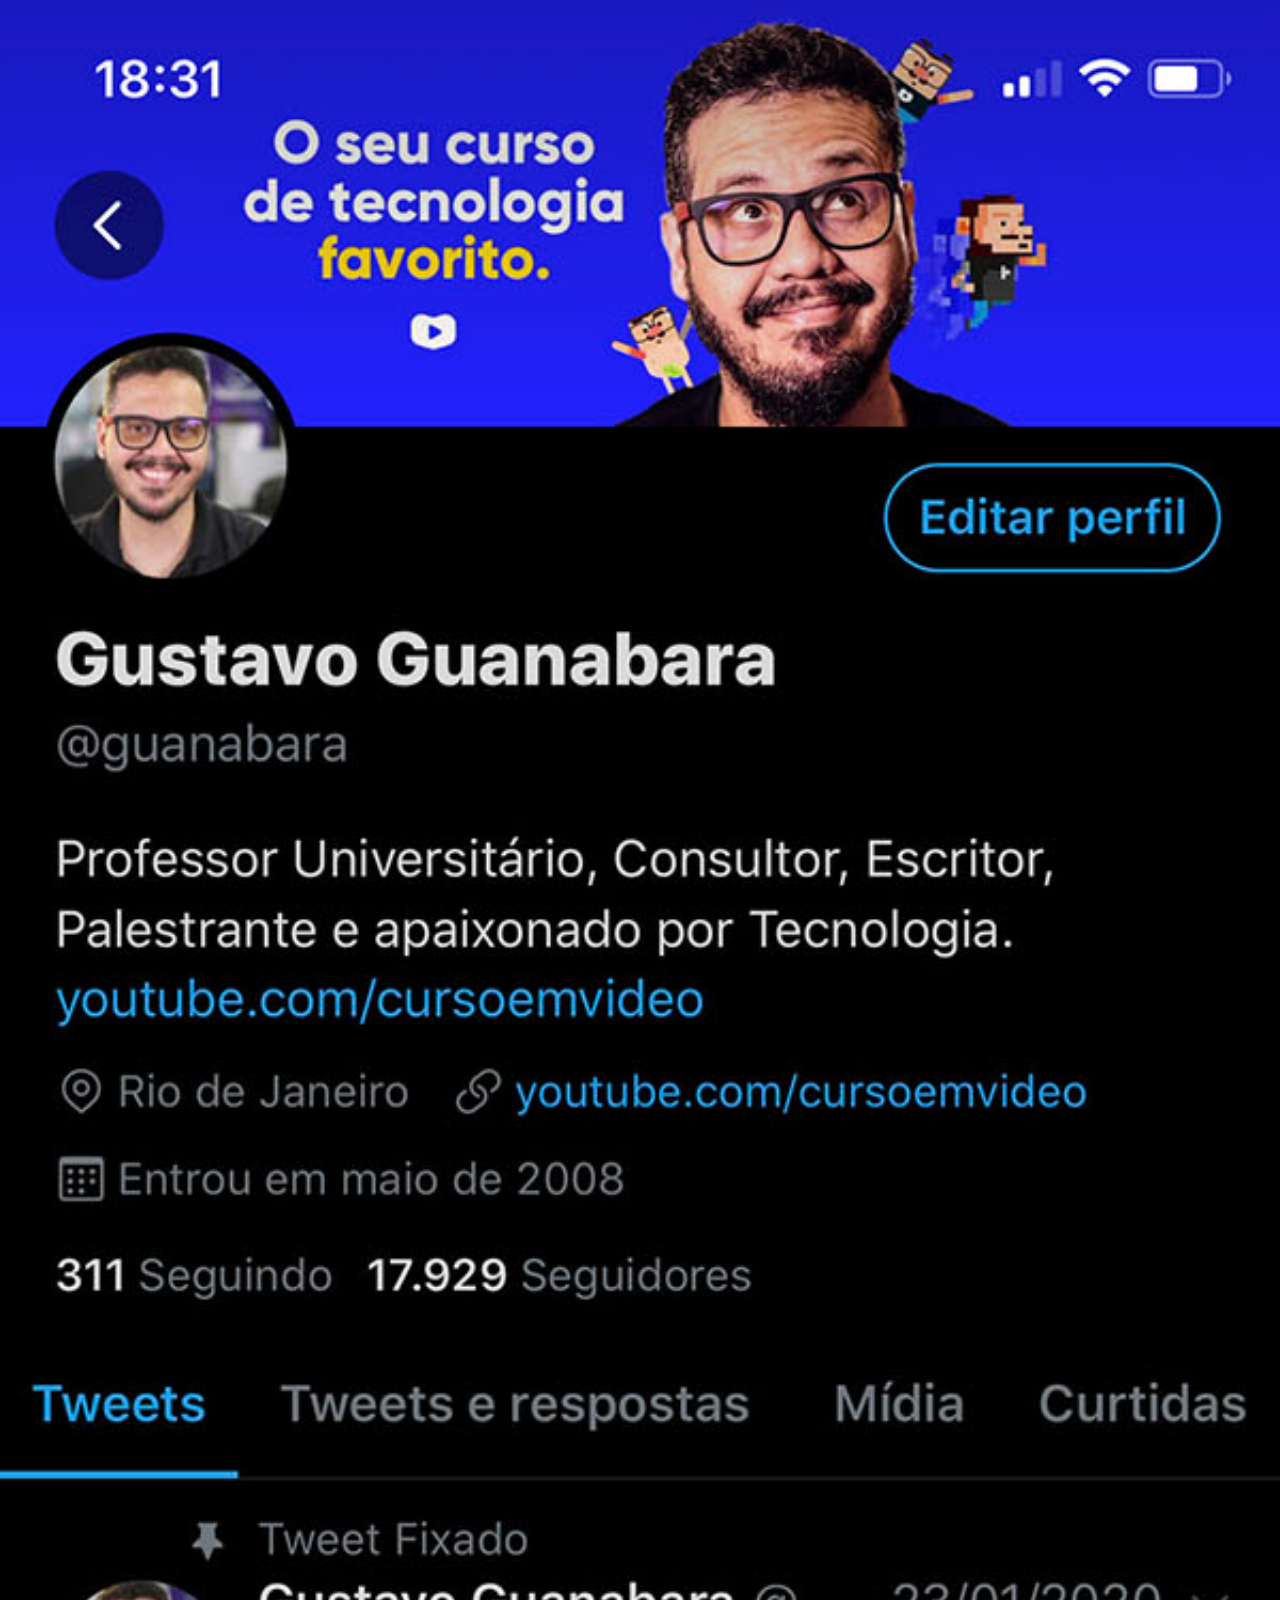
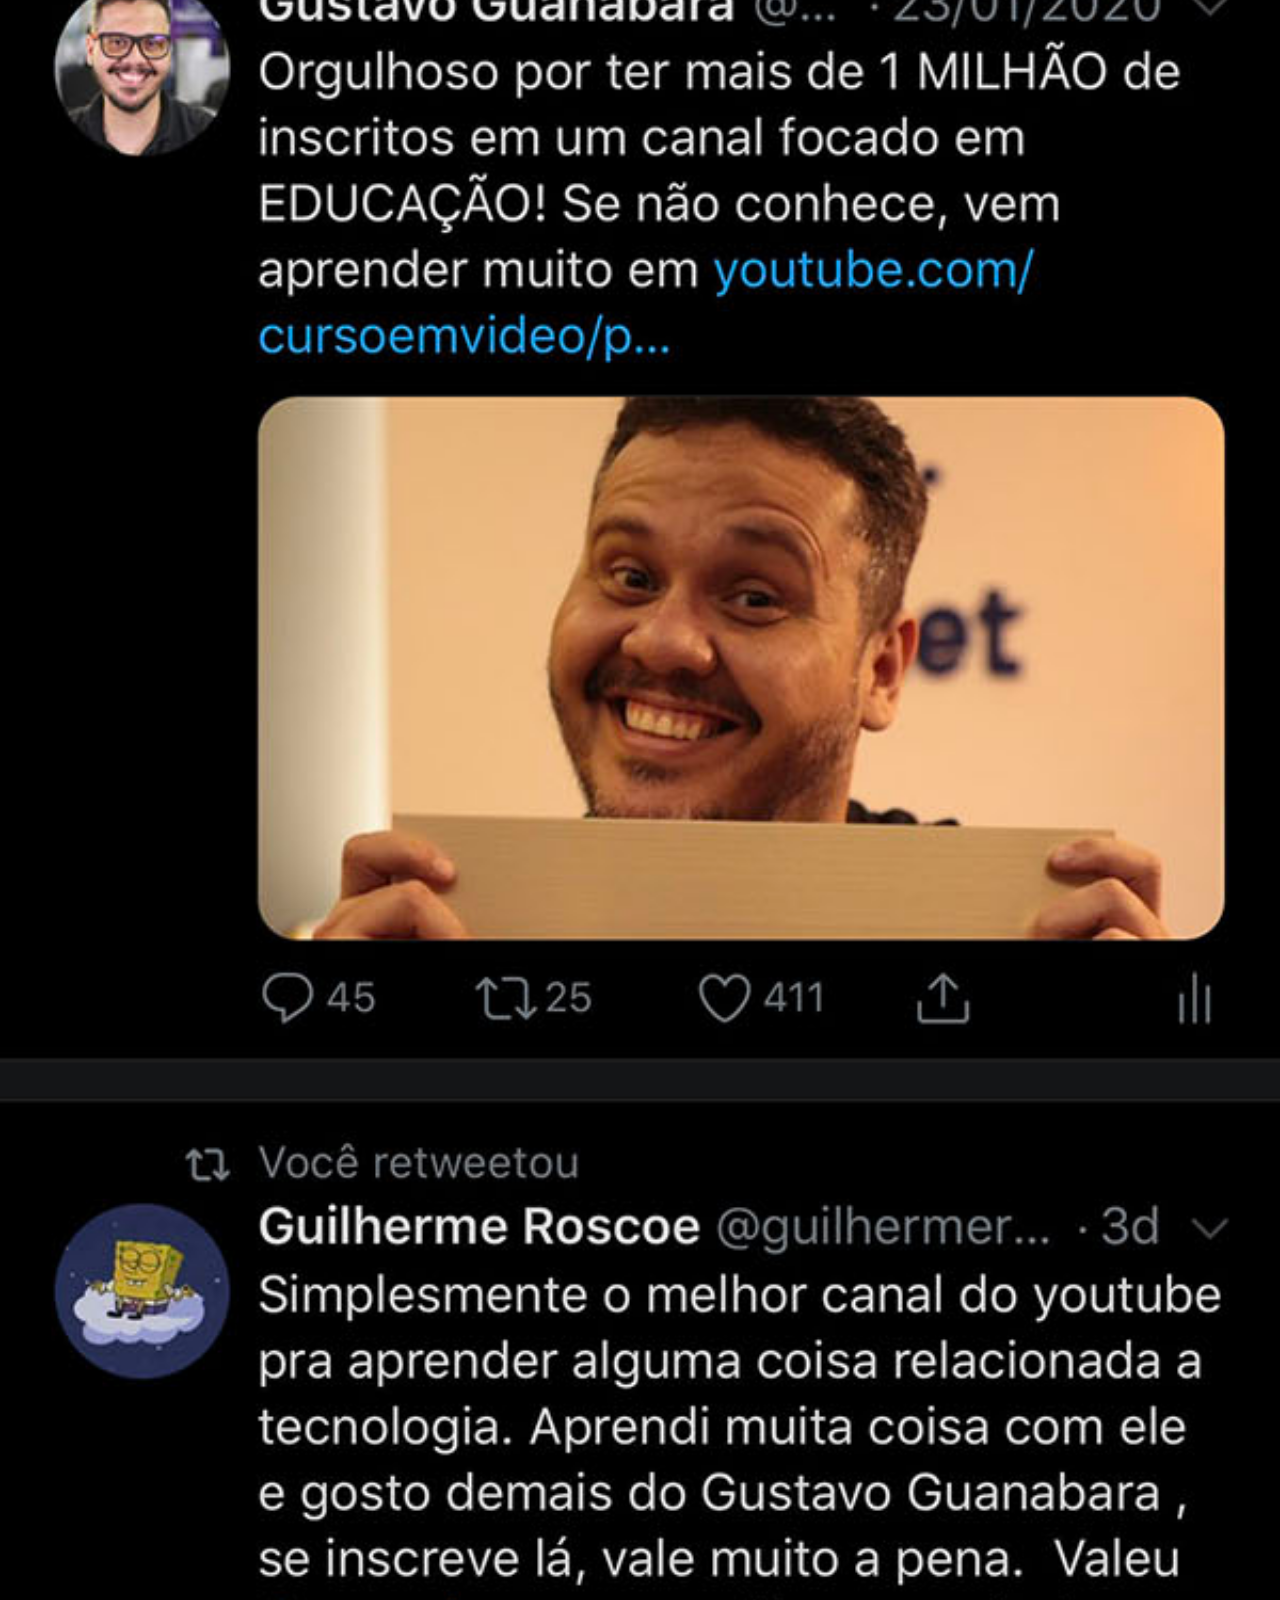
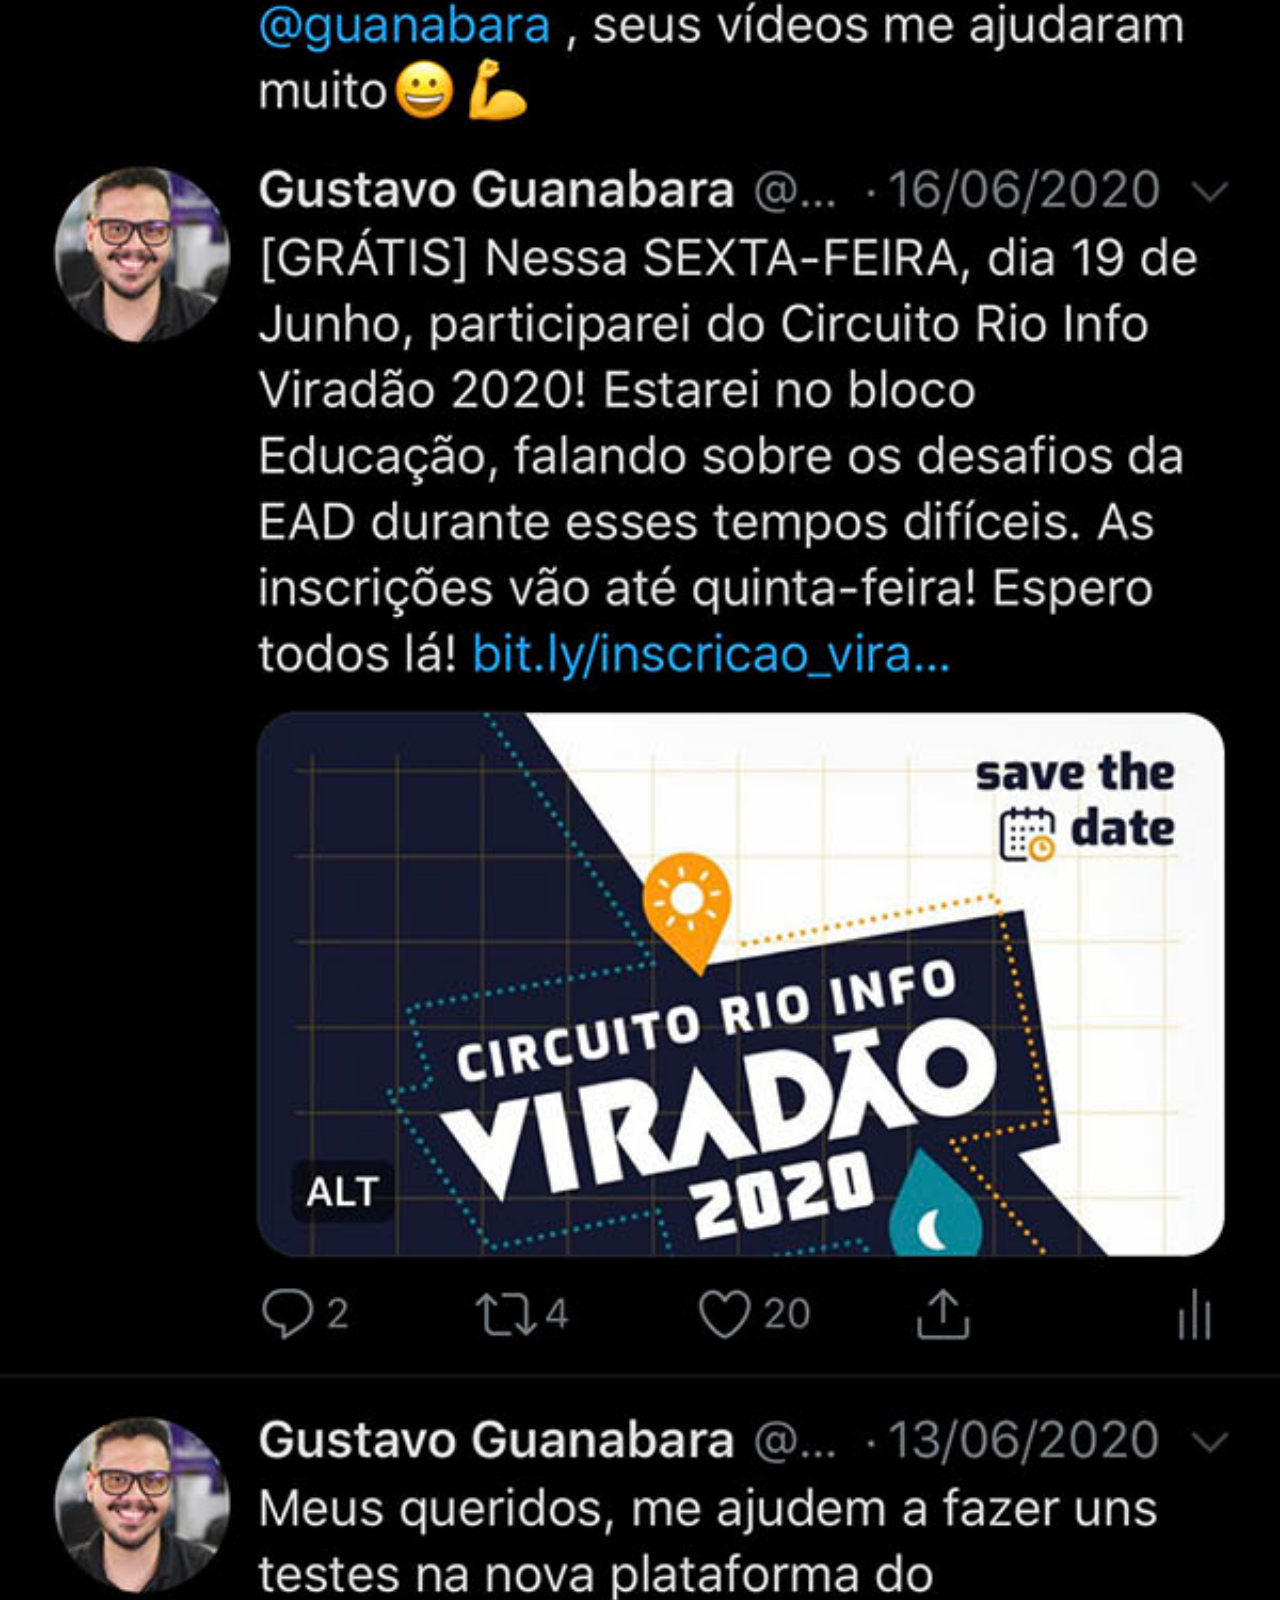
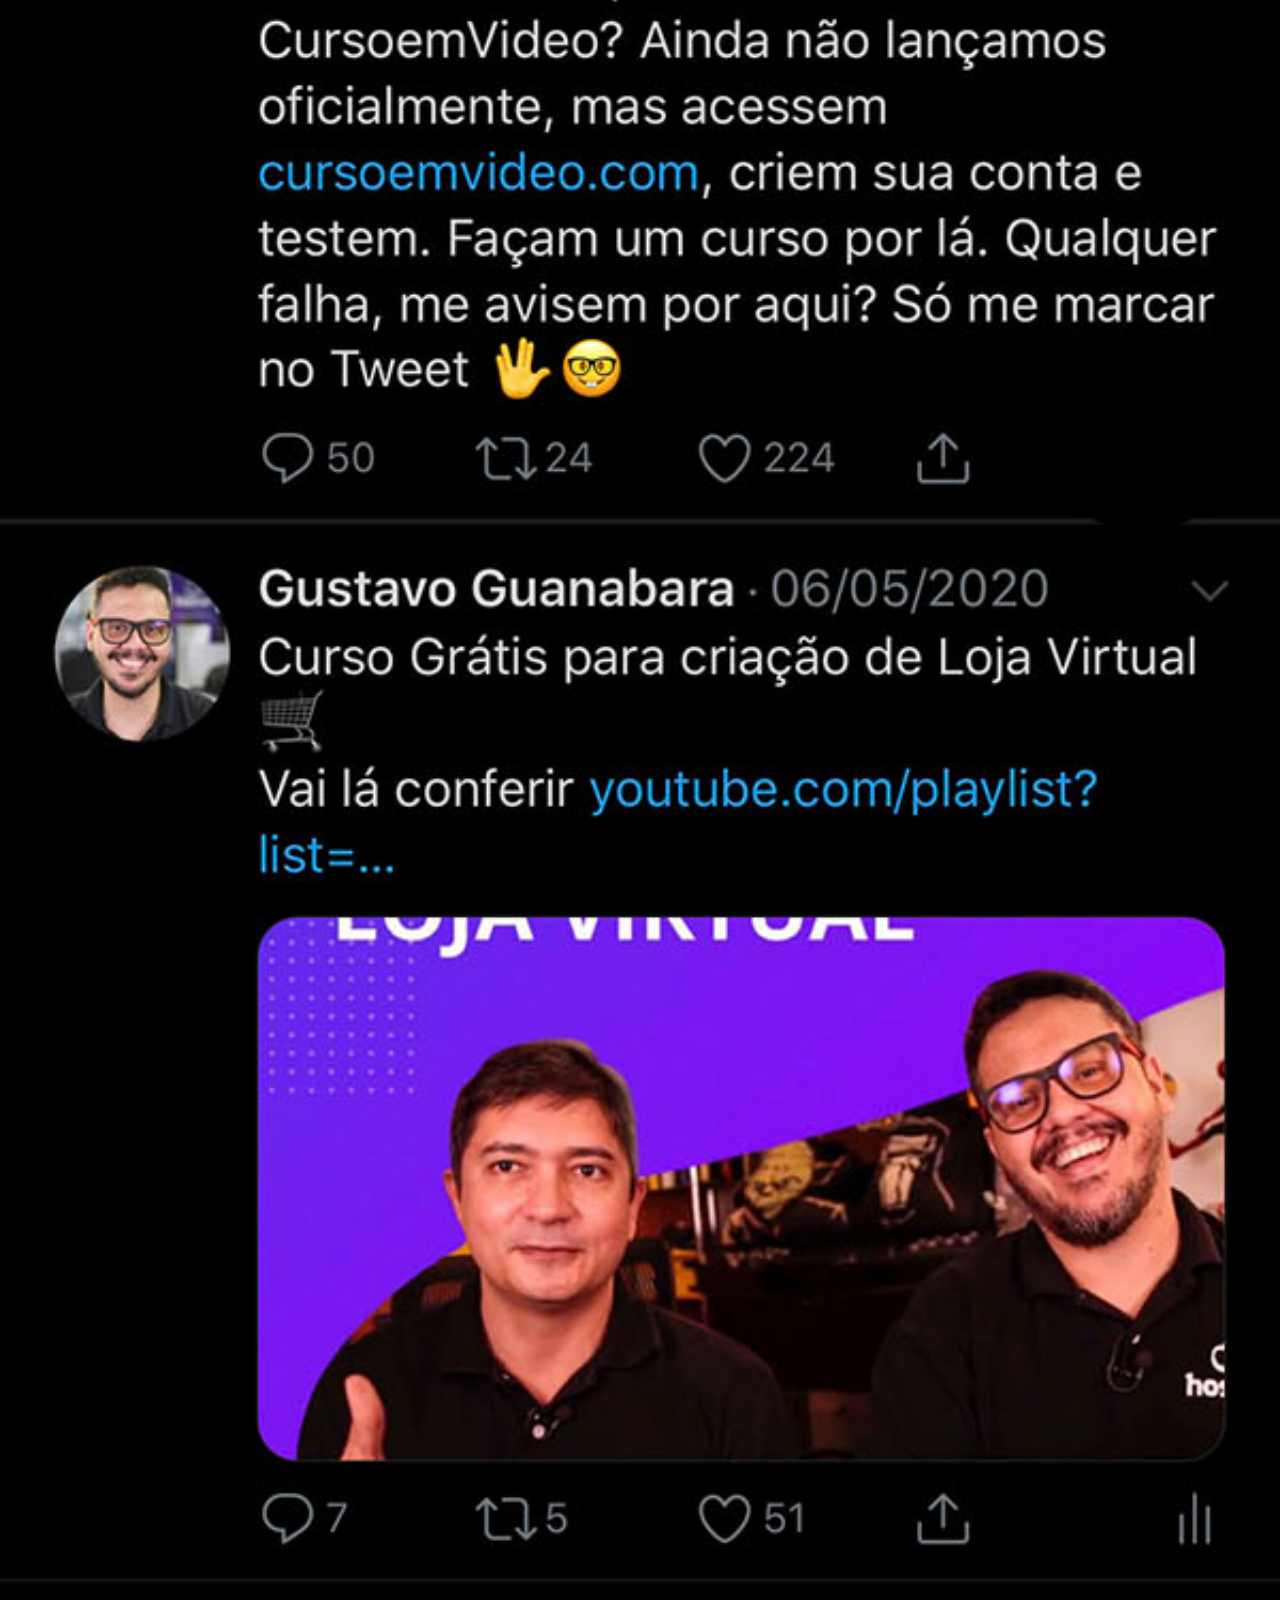
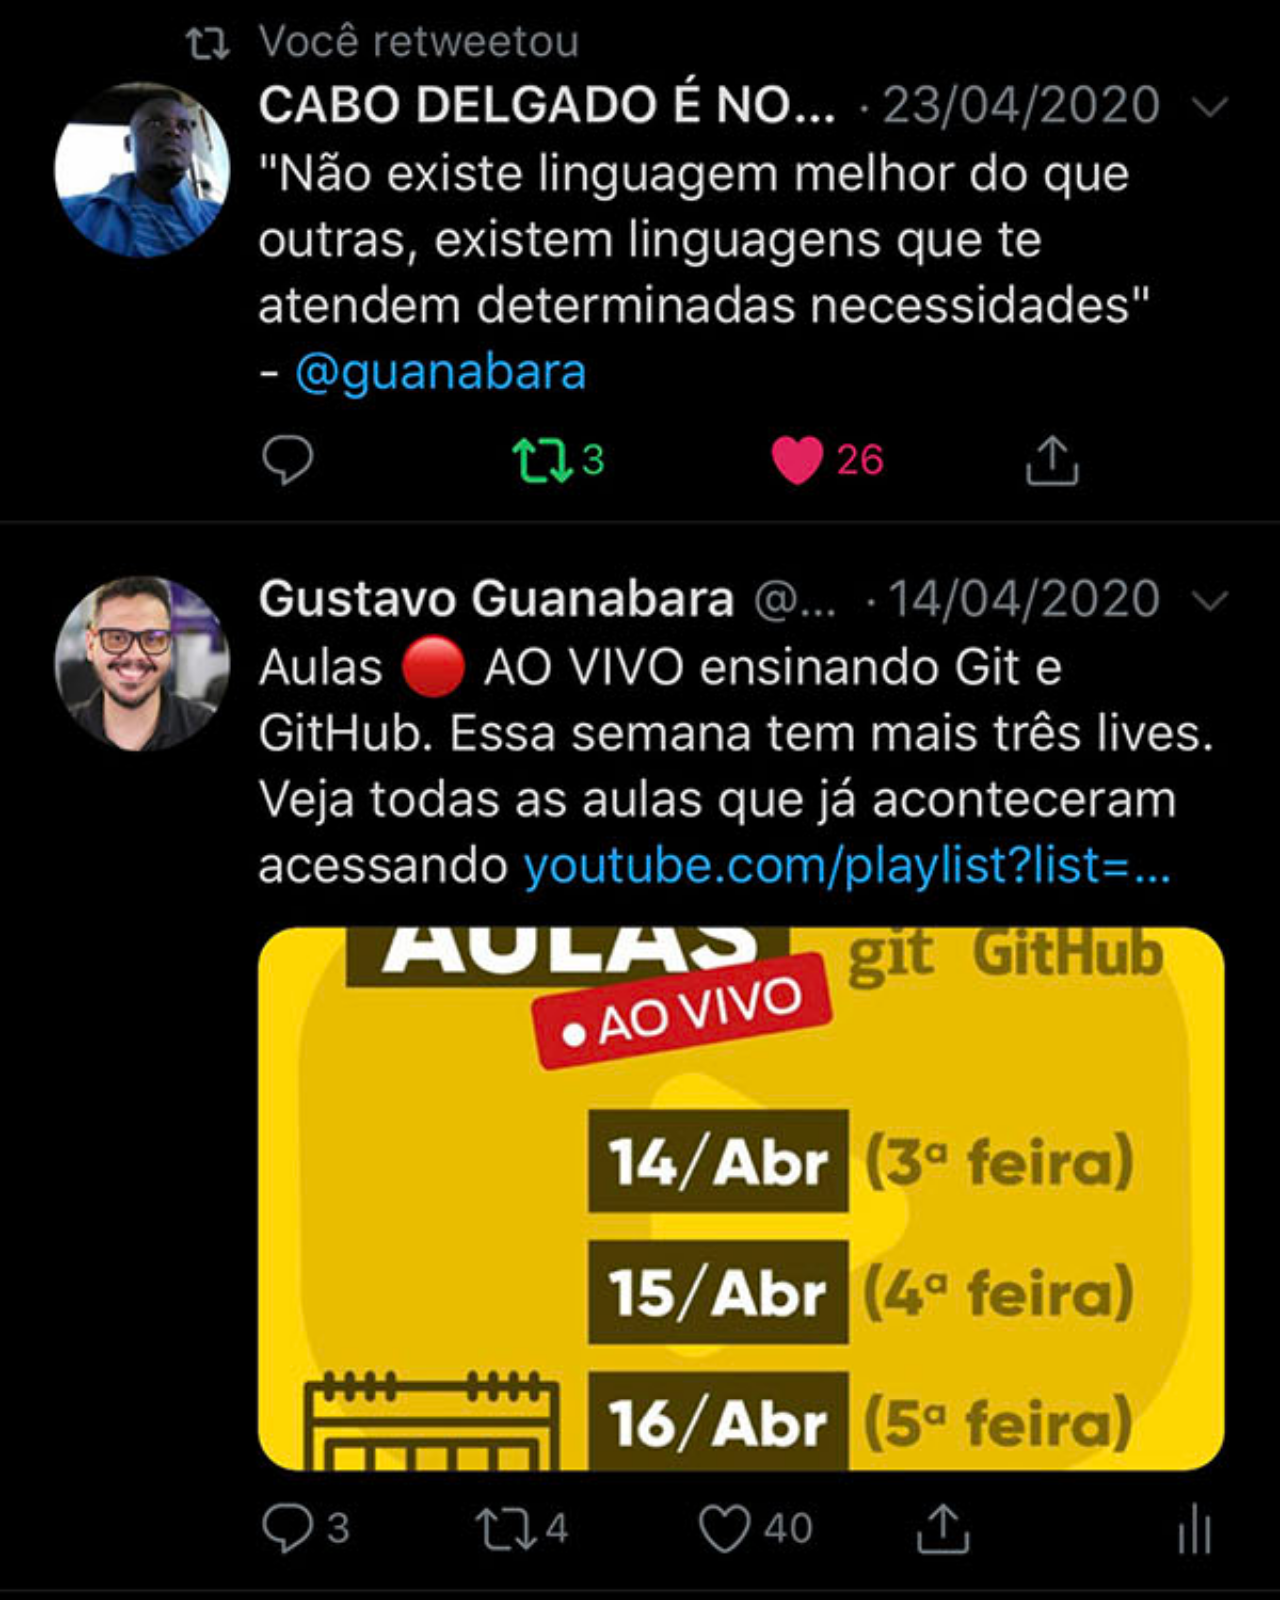
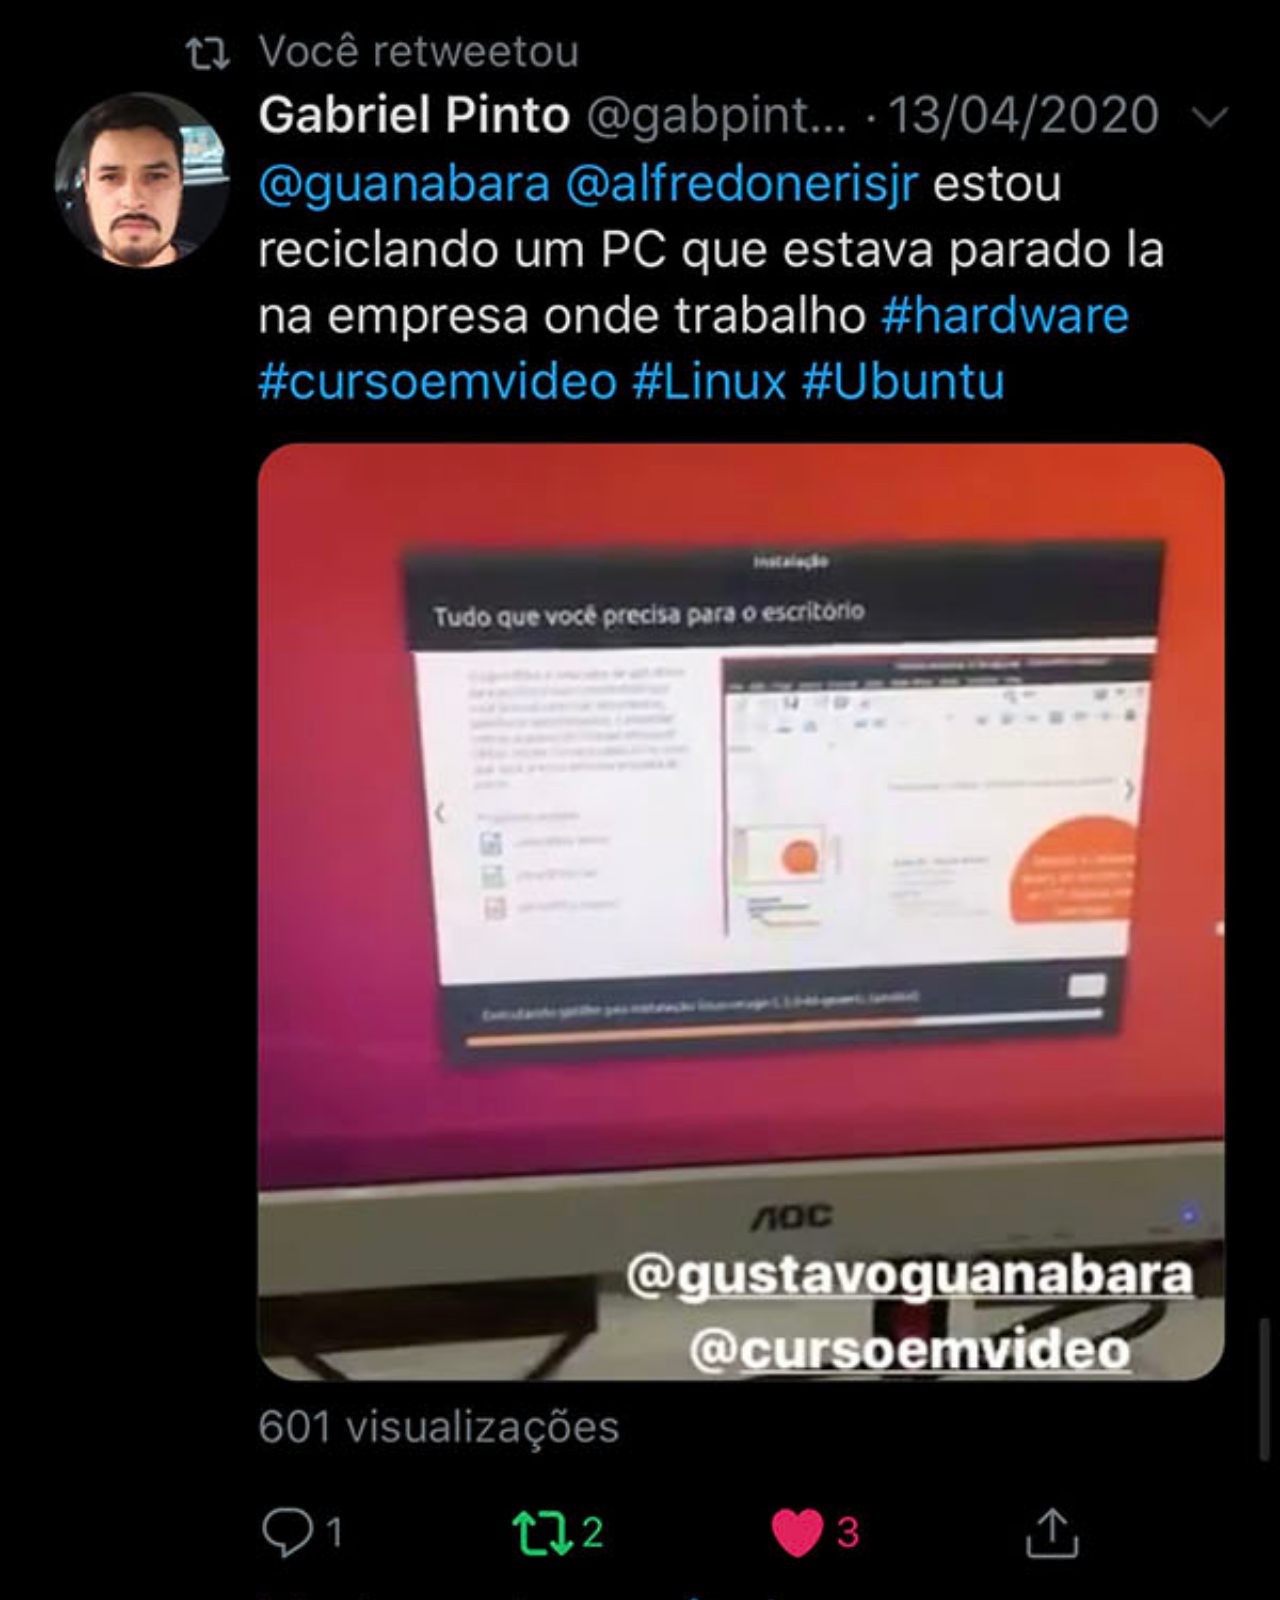
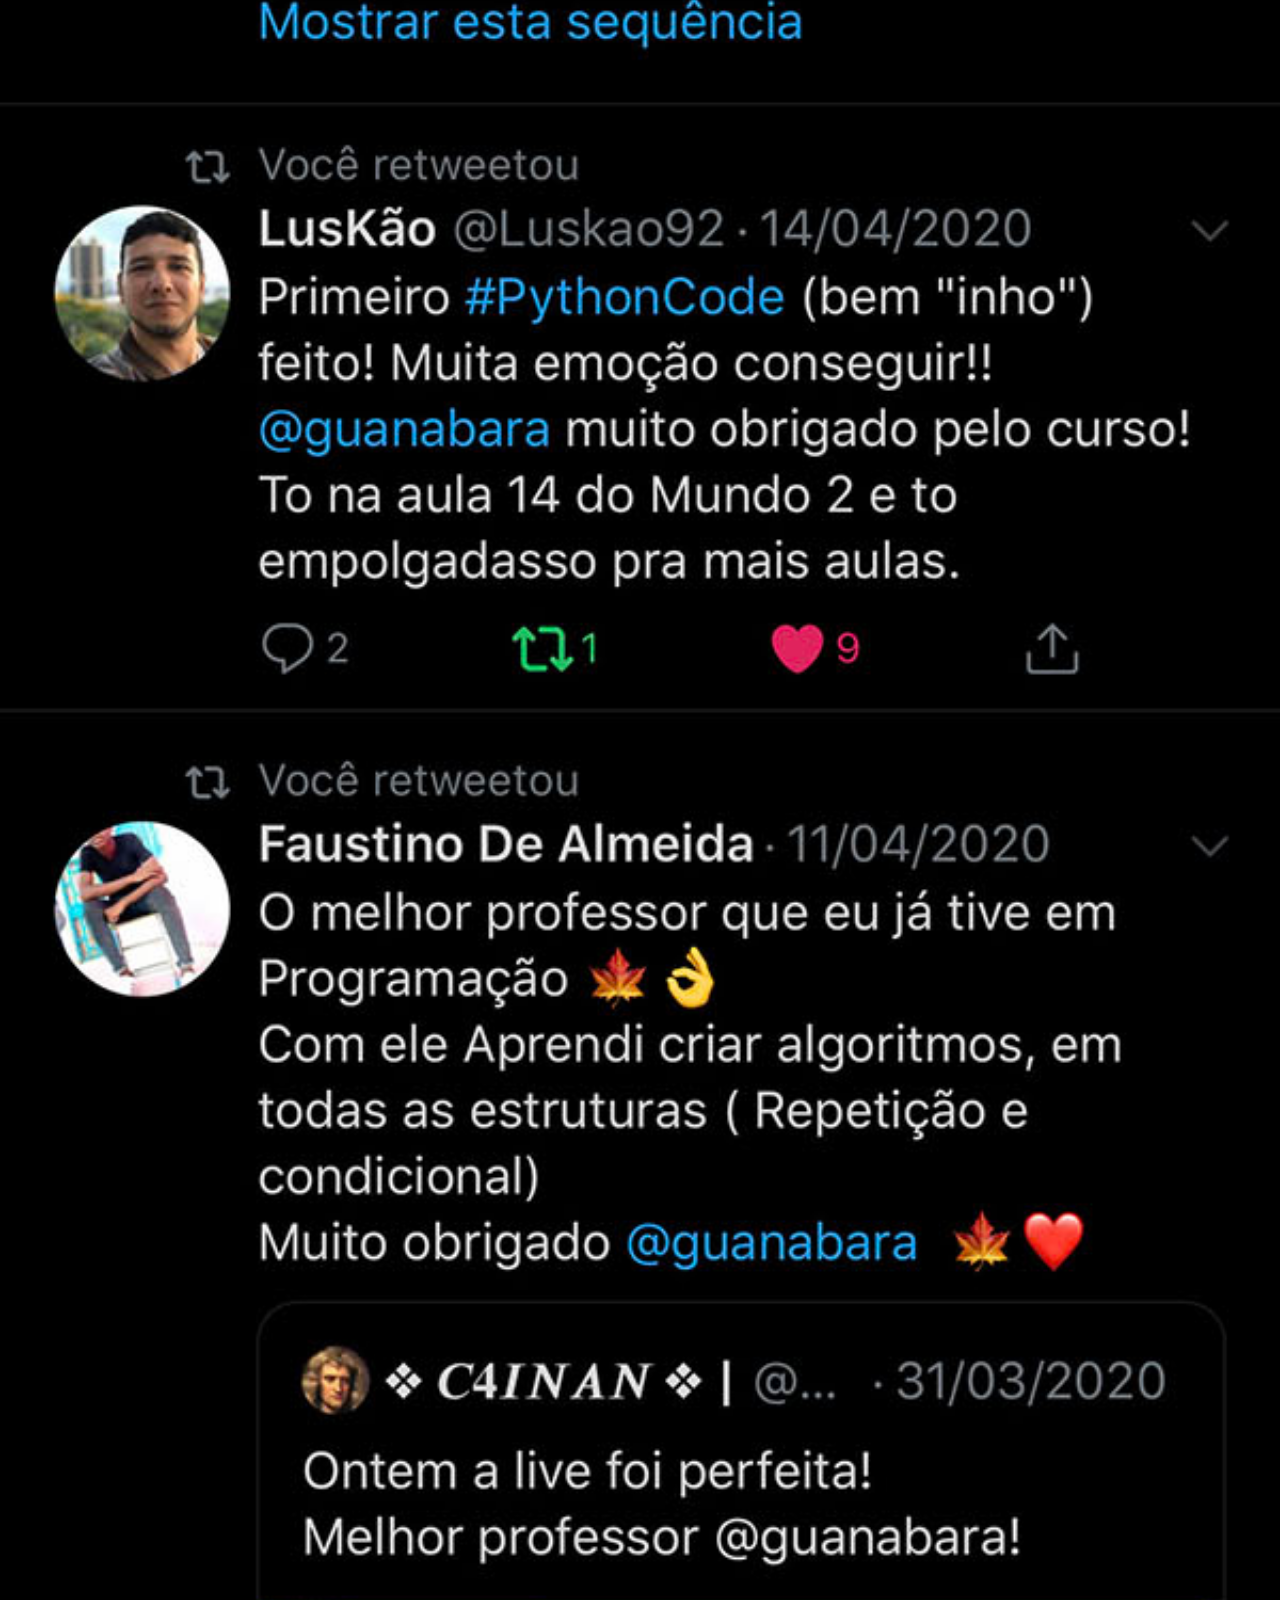
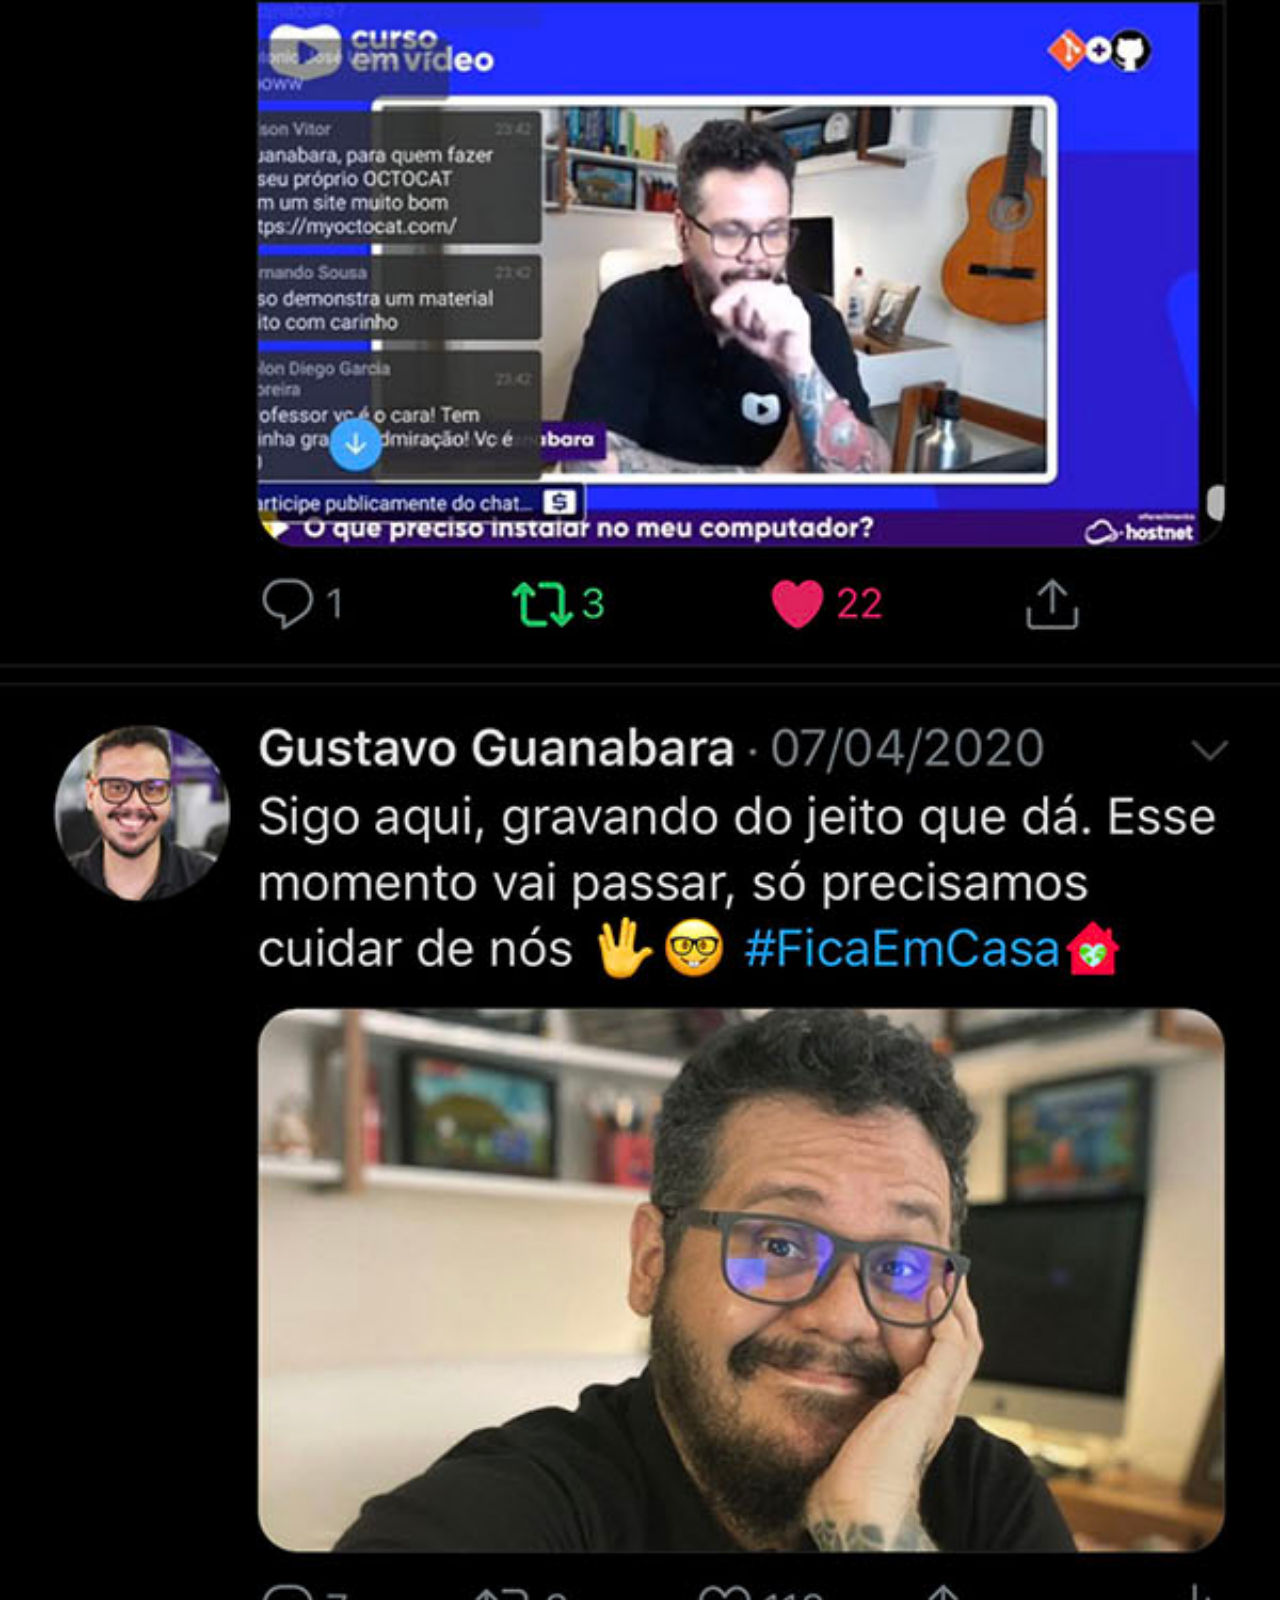
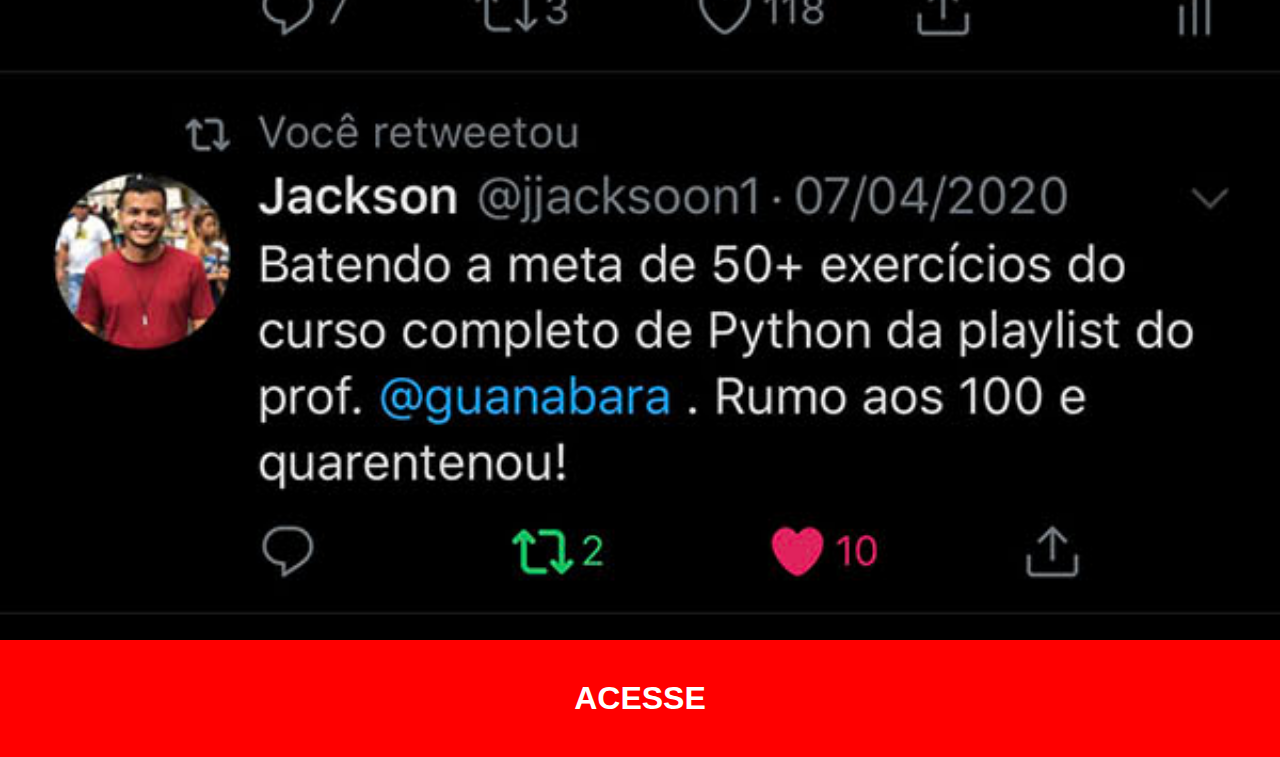
<file: twitter.html>
<!DOCTYPE html>
<html lang="pt-br">
<head>
    <meta charset="UTF-8">
    <meta name="viewport" content="width=device-width, initial-scale=1.0">
    <link rel="stylesheet" href="estilos/social.css">
    <title>Document</title>
</head>
<body>
    <img src="imagens/tela-twitter.jpg" alt="Twitter">
    <a href="">ACESSE</a>
</body>
</html>
</file>
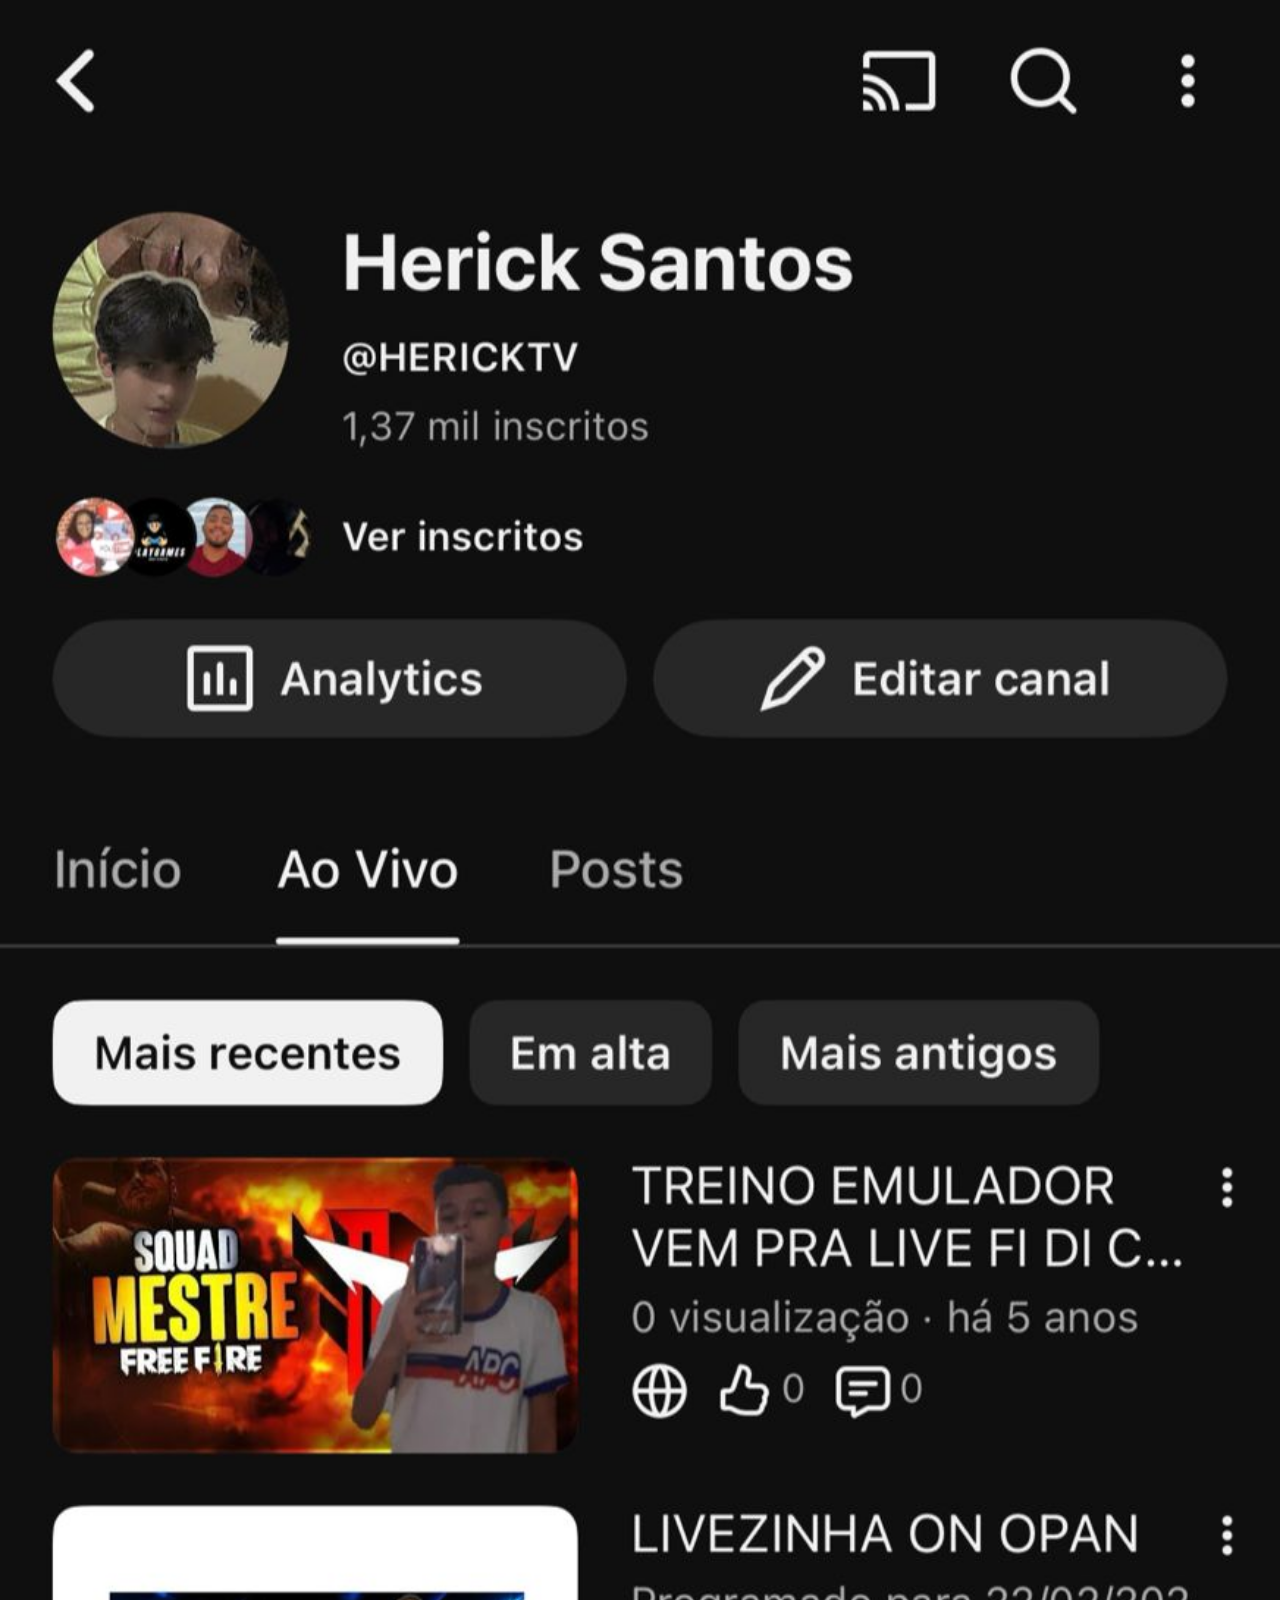
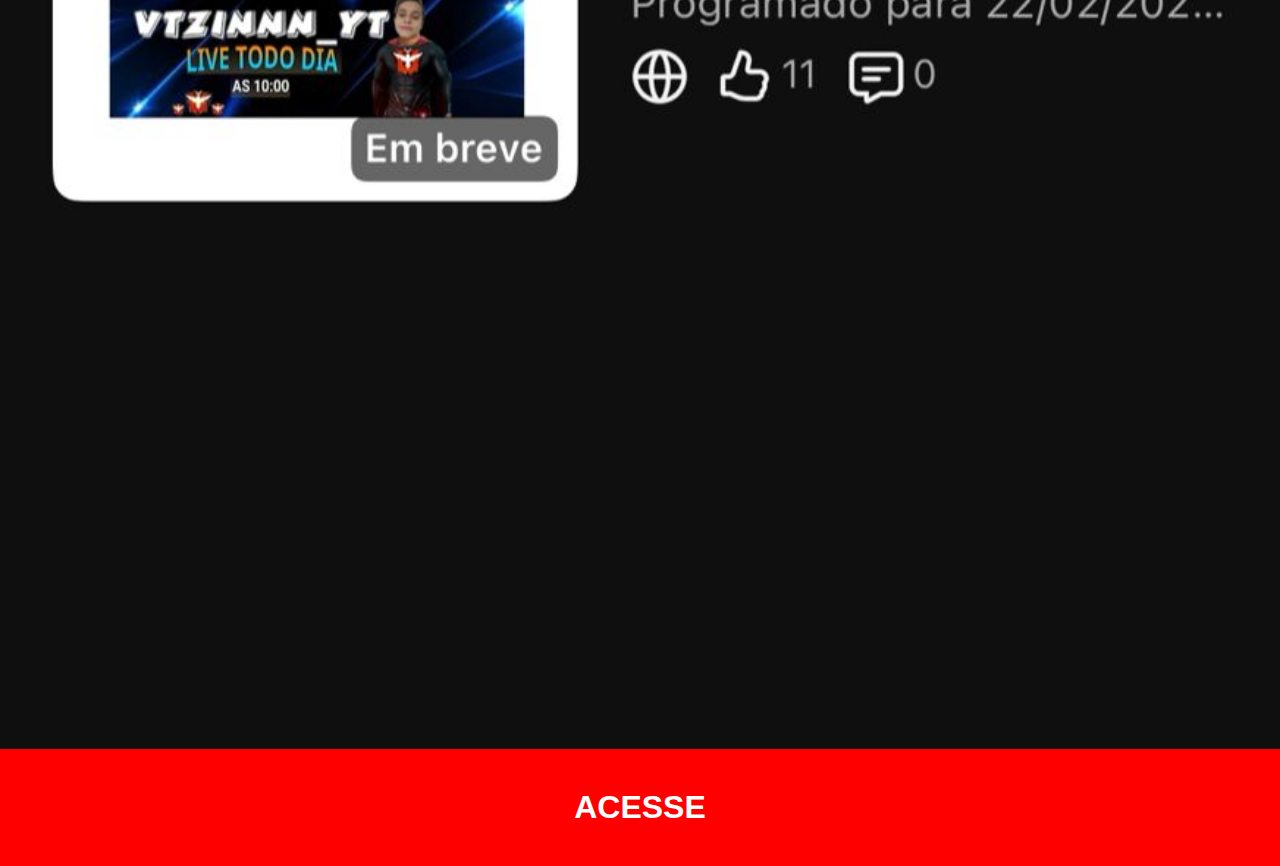
<file: youtube.html>
<!DOCTYPE html>
<html lang="pt-br">
<head>
    <meta charset="UTF-8">
    <meta name="viewport" content="width=device-width, initial-scale=1.0">
    <link rel="stylesheet" href="estilos/social.css">
    <title>Document</title>

</head>
<body>
    <img src="imagens/WhatsApp Image 2026-01-31 at 18.28.00.jpeg" alt="Youtube">
    <a href="https://www.youtube.com/@HERICKTV" target="_blank">ACESSE</a>
</body>
</html>
</file>
<file: estilos/style.css>
@charset "UTF-8";

* {
    margin: 0px;
    padding: 0px;
    font-family: Arial, Helvetica, sans-serif;
}

html, body {
    height: 100vh;
    width: 100vw;
    background-color: black;
}

body {
    background: url(../imagens/fundo-madeira.jpg)
    no-repeat top center;
    background-size: cover;
}

main {
    height: 100vh;
    position: relative;
}

section#telefone {
    position: absolute;
    top: 50%;
    left: 50%;
    transform: translate(-50%, -50%);
    height: 627px;
    width: 311px;
    background:url(../imagens/frame-iphone.png) no-repeat;
}

iframe#tela {
    position: relative;
    top: 80px;
    left: 21px;
    width: 268px;
    height: 471px;
}

section#redesocial {
    text-align: right;
}

section#redesocial img {
    width: 60px;
    height: 60px;
    margin: 10px;
    border-radius: 50%;
    box-shadow: 2px 2px 5px rgba(0, 0, 0, 0.452);
    box-sizing: border-box;
}

section#redesocial img:hover {
    border: 2px solid rgba(255, 255, 255, 0.61);
    transform: translate(-3px, -3px);
    box-shadow: 5px 5px 10px rgba(0, 0, 0, 0.747);
    transition: transform 0.4s;
}
</file>
<file: estilos/social.css>
@charset "UTF-8";

* {
    margin: 0;
    padding: 0;
}

::-webkit-scrollbar {
    width: 0;
    height: 0;
}

img {
    display: block;
    width: 100vw;

}

a {
    display: block;
    padding: 40px;
    background-color: red;
    color: white;      
    font-family: Arial, Helvetica, sans-serif;
    font-size: 2em;
    font-weight: bolder;
    text-align: center;
    text-decoration: none;
}

a:hover {
    text-decoration: underline;
}
</file>
